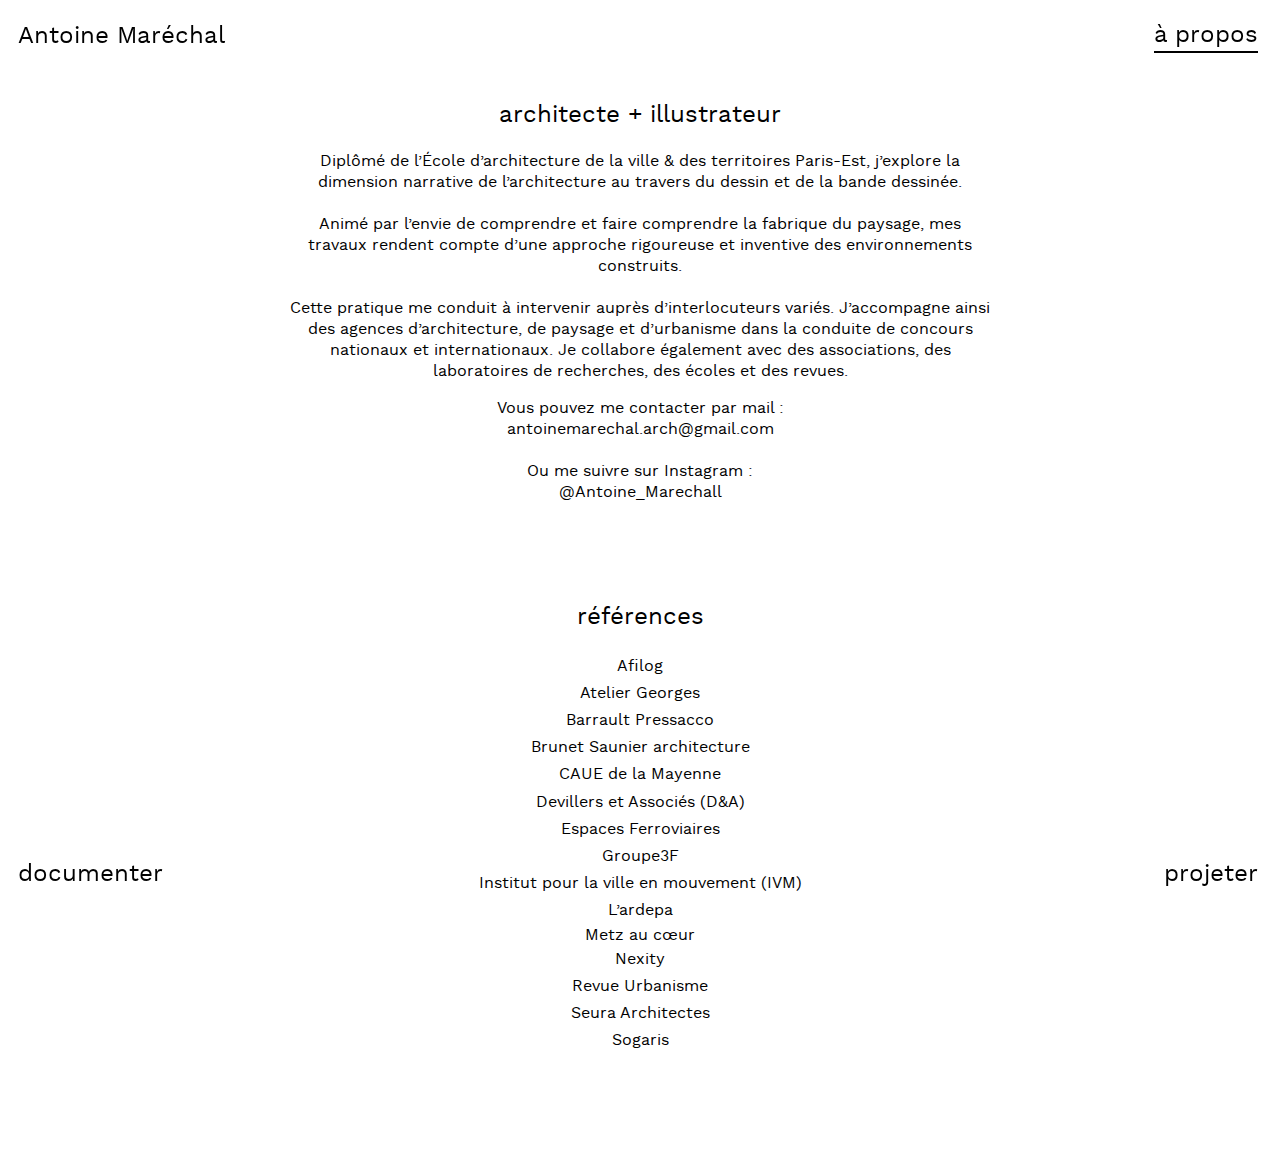
<file: about.html>
<!doctype html>
<html>

	<head>
    <meta charset="utf-8">

    <link rel="stylesheet" href="./style.css" media="screen" charset="utf-8">

		<meta name="viewport" content="width=device-width, initial-scale=1">

    <link rel="icon" href="./images/favicon.png" >
    <title>Antoine Maréchal — à propos</title>

    <meta name="title" content="Antoine Maréchal — architecte + illustrateur : à propos">
    <meta name="description" content="Architecte de formation et illustrateur, basé à Paris. J’explore la dimension narrative de l’architecture à travers le dessin et la bande dessinée." />

    <meta name="twitter:title" content="Antoine Maréchal — architecte + illustrateur : à propos">
    <meta name="twitter:description" content="Architecte de formation et illustrateur, basé à Paris. J’explore la dimension narrative de l’architecture à travers le dessin et la bande dessinée.">

    <meta property="og:title" content="Antoine Maréchal — architecte + illustrateur : à propos">
    <meta property="og:type" content="article">
    <meta property="og:url" content="http://antoinemarechal.fr">
    <meta property="og:description" content="Architecte de formation et illustrateur, basé à Paris. J’explore la dimension narrative de l’architecture à travers le dessin et la bande dessinée.">
    <meta property="og:site_name" content="Antoine Maréchal — architecte + illustrateur : à propos">

    <meta name="Language" content="fr">
    <meta name="Identifier-Url" content="www.antoinemarechal.fr">
    <meta name="rating" content="general">
    <meta name="expires" content="never" >
    <meta name="document-rating" content="Safe for Kids" >
    <meta name="document-distribution" content="Global" >
    <meta name="Robots" content="index, follow, all">
    <meta name="cache-control" content="Public" >
		<meta name="keywords" content="illustration, architecture, illustrateur, dessin, roman, about, infos, à propos, cv, urbanisme, références, clients, graphique, graphisme, archi, architecte, documents, récits, indepéndant, freelance, agence, croquis, carnet, narration, paysage, ville, bd, bande, dessinée, Paris">

  </head>



<header>

<nav class="top">
<a class="left" href="index.html">Antoine Maréchal</a>
<a class="right selected" href="about.html">à propos</a>
</nav>

</header>

<body>

<section class="documents">
	<div  class="texte" style="margin-bottom:105px;">
		<h2>architecte + illustrateur</h2>
		<p>Diplômé de l’École d’architecture de la ville & des territoires Paris-Est, j’explore la dimension narrative de l’architecture au travers du dessin et de la bande dessinée.<br><br>
			Animé par l’envie de comprendre et faire comprendre la fabrique du paysage, mes travaux rendent compte d’une approche rigoureuse et inventive des environnements construits.<br><br>
Cette pratique me conduit à intervenir auprès d’interlocuteurs variés. J’accompagne ainsi des agences d’architecture, de paysage et d’urbanisme dans la conduite de concours nationaux et internationaux. Je collabore également avec des associations, des laboratoires de recherches, des écoles et des revues.</p>
<p>Vous pouvez me contacter par mail :<br> <a href="mailto:antoinemarechal.arch@gmail.com">antoinemarechal.arch@gmail.com</a><br><br>
Ou me suivre sur Instagram :<br><a href="http://www.instagram.com/antoine_marechall">@Antoine_Marechall</a></p><br><br><br>
<h2>références</h2>
<p class="references"><a href="https://www.afilog.org/" target="_blank">Afilog</a><br>
<a href="https://ateliergeorges.fr/" target="_blank">Atelier Georges</a><br>
<a href="https://barraultpressacco.com/" target="_blank">Barrault Pressacco</a><br>
<a href="http://www.brunet-saunier.com/" target="_blank">Brunet Saunier architecture</a><br>
<a href="https://www.caue53.com/" target="_blank">CAUE de la Mayenne</a><br>
<a href="http://www.agencedevillers.com/" target="_blank">Devillers et Associés (D&A)</a><br>
<a href="https://espacesferroviaires.sncf.com/" target="_blank">Espaces Ferroviaires</a><br>
<a href="https://www.groupe3f.fr/" target="_blank">Groupe3F</a><br>
<a href="https://www.ville-en-mouvement.com/" target="_blank">Institut pour la ville en mouvement (IVM)</a><br>
<a href="https://www.lardepa.com/" target="_blank">L’ardepa</a><br>
Metz au cœur<br>
<a href="https://www.nexity.fr/" target="_blank">Nexity</a><br>
<a href="https://www.urbanisme.fr/" target="_blank">Revue Urbanisme</a><br>
<a href="http://www.seura.fr/news/" target="_blank">Seura Architectes</a><br>
<a href="http://www.sogaris.fr/" target="_blank">Sogaris</a></p>
	</div>


</section>



<footer>
  <nav class="bottom">
		<a class="left" href="documenter.html">documenter</a>
  	<a class="right" href="projeter.html">projeter</a>
  </nav>
</footer>








</body>
</html>
</file>
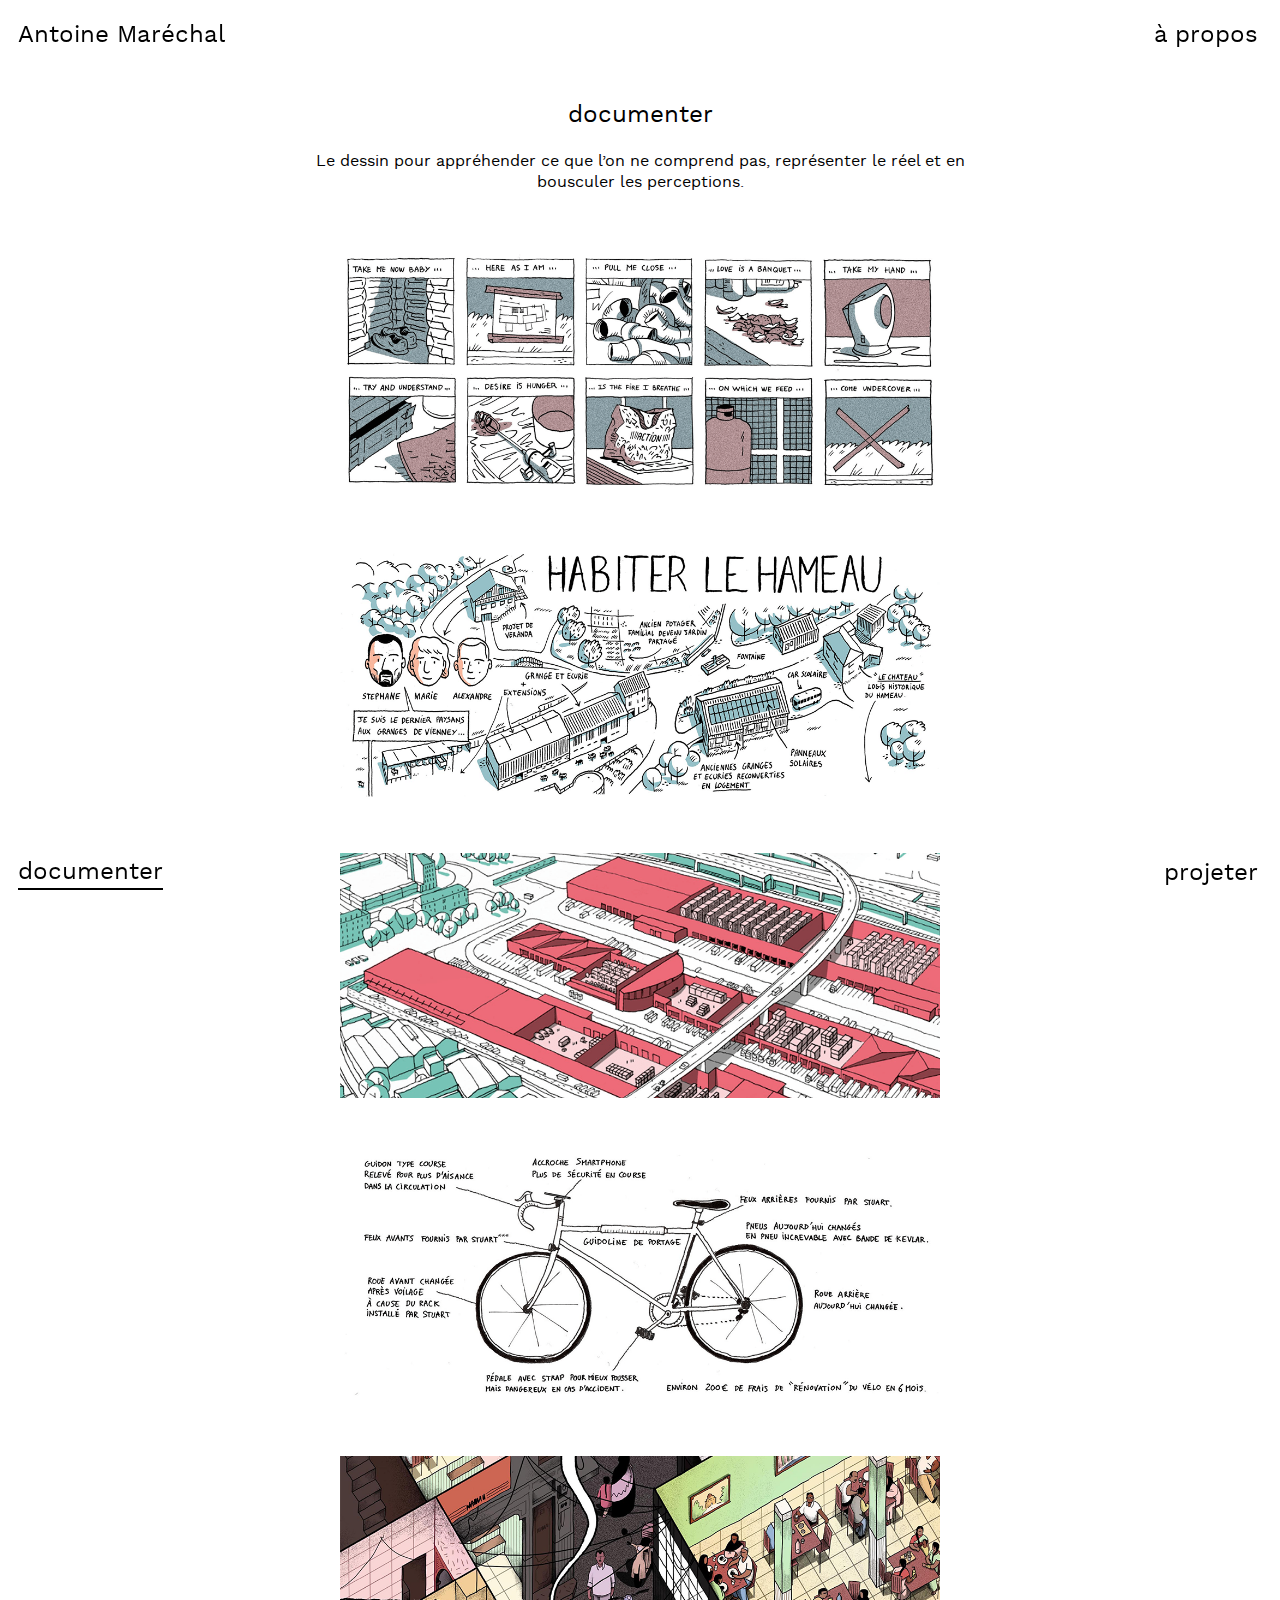
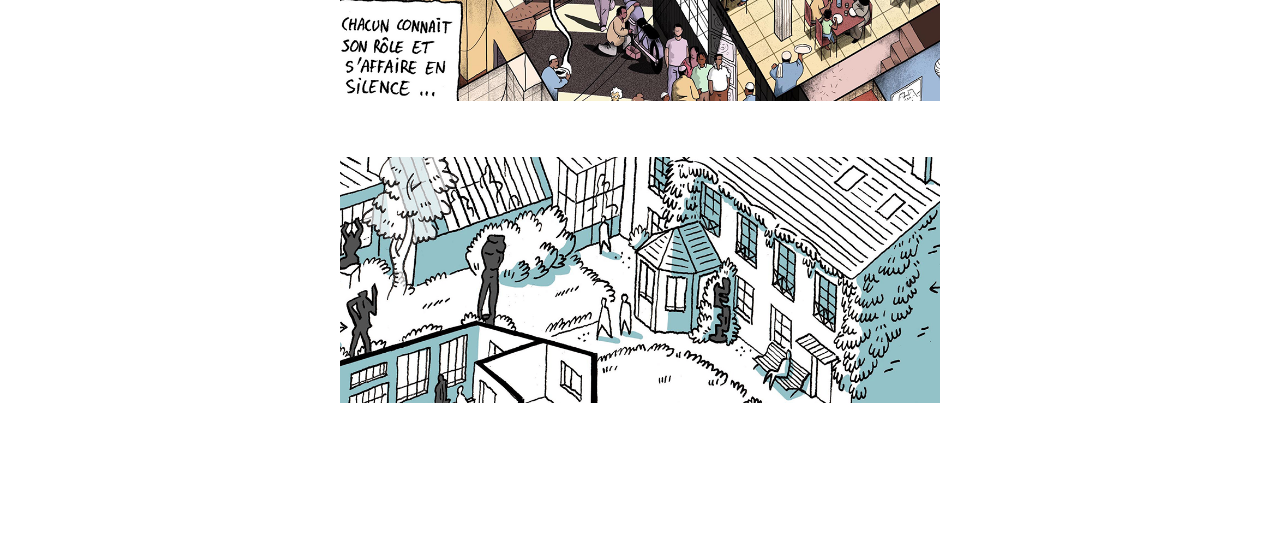
<file: documenter.html>
<!doctype html>
<html>

	<head>
    <meta charset="utf-8">

    <link rel="stylesheet" href="./style.css" media="screen" charset="utf-8">

		<meta name="viewport" content="width=device-width, initial-scale=1">

    <link rel="icon" href="./images/favicon.png" >
    <title>Antoine Maréchal — documenter</title>

    <meta name="title" content="Antoine Maréchal — architecte + illustrateur">
    <meta name="description" content="J’explore la dimension narrative de l’architecture à travers le dessin et la bande dessinée : j'accompagner et je documente les projets." />

    <meta name="twitter:title" content="Antoine Maréchal — architecte + illustrateur">
    <meta name="twitter:description" content="J’explore la dimension narrative de l’architecture à travers le dessin et la bande dessinée : j'accompagner et je documente les projets.">

    <meta property="og:title" content="Antoine Maréchal — architecte + illustrateur">
    <meta property="og:type" content="article">
    <meta property="og:url" content="http://antoinemarechal.fr">
    <meta property="og:description" content="J’explore la dimension narrative de l’architecture à travers le dessin et la bande dessinée : j'accompagner et je documente les projets.">
    <meta property="og:site_name" content="Antoine Maréchal — architecte + illustrateur">

    <meta name="Language" content="fr">
    <meta name="Identifier-Url" content="www.antoinemarechal.fr">
    <meta name="rating" content="general">
    <meta name="expires" content="never" >
    <meta name="document-rating" content="Safe for Kids" >
    <meta name="document-distribution" content="Global" >
    <meta name="Robots" content="index, follow, all">
    <meta name="cache-control" content="Public" >
		<meta name="keywords" content="illustration, architecture, illustrateur, dessin, roman, graphique, documenter, dessiner, illustrer, graphisme, archi, architecte, documents, récits, indepéndant, freelance, agence, croquis, carnet, narration, paysage, ville, bd, bande, dessinée, Paris">

  </head>



<header>

<nav class="top">
<a class="left" href="index.html">Antoine Maréchal</a>
<a class="right" href="about.html">à propos</a>
</nav>

</header>

<body>

<section class="documents">
	<div  class="texte">
		<h2>documenter</h2>
		<p>Le dessin pour appréhender ce que l’on ne comprend pas, représenter le réel et en bousculer les perceptions. </p>
	</div>


	<div class="sommaire">

		<div class="zoom"><a href="./documenter/laval.html"><img src="./documenter/images/01/antoine_marechal_laval_0.png" alt=""></a></div>
		<div class="zoom"><a href="./documenter/hameau.html"><img src="./documenter/images/02/antoine_marechal_hameau_0.png" alt=""></a></div>
		<div class="zoom"><a href="./documenter/toureurope.html"><img src="./documenter/images/03/antoine_marechal_toureurope_0.png" alt=""></a></div>
				<div class="zoom"><a href="./documenter/livreurs.html"><img src="./documenter/images/04/antoine_marechal_livreurs_0.png" alt=""></a></div>
		<div class="zoom"><a href="./documenter/karims.html"><img src="./documenter/images/05/antoine_marechal_karims_0.png" alt=""></a></div>
		<div class="zoom"style="margin-bottom:150px;"><a href="./documenter/zadkine.html"><img src="./documenter/images/06/antoine_marechal_zadkine_0.png" alt=""></a></div>


	</div>

</section>



<footer>
  <nav class="bottom">
		<a class="left selected" href="documenter.html">documenter</a>
  	<a class="right" href="projeter.html">projeter</a>
  </nav>
</footer>








</body>
</html>
</file>
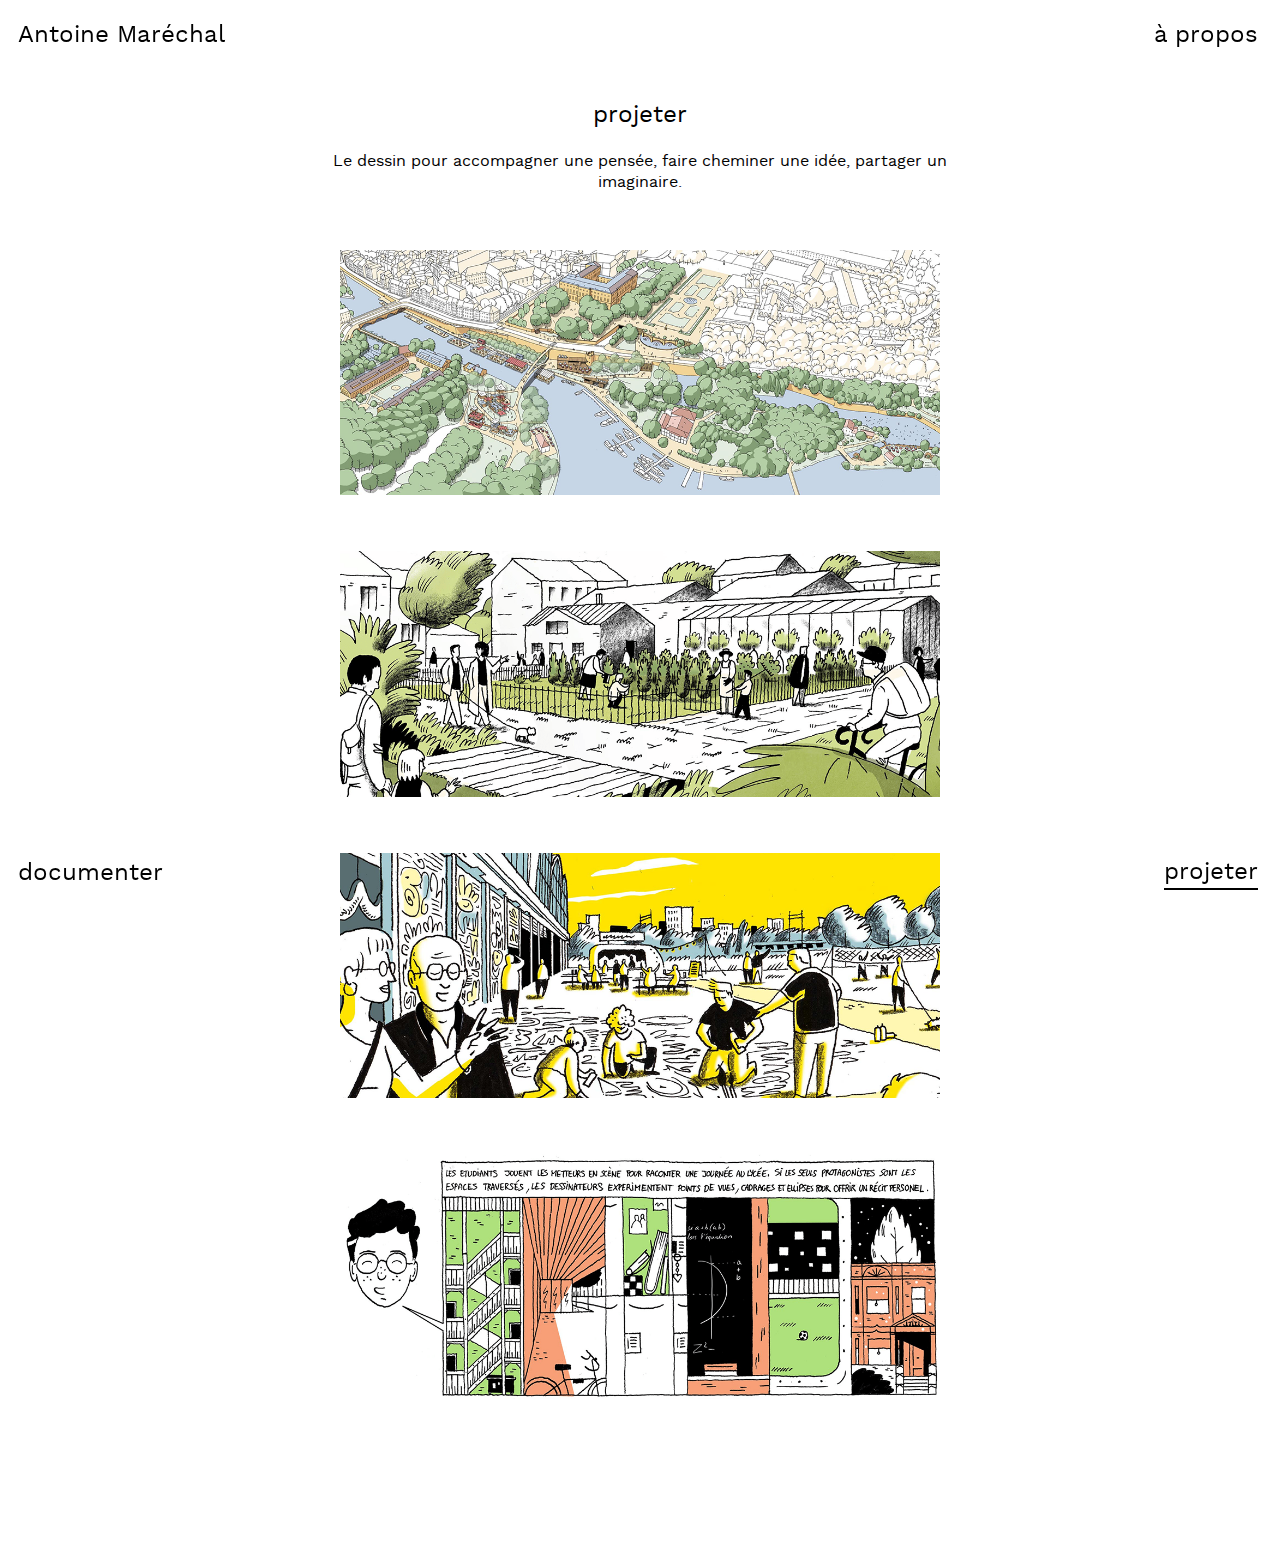
<file: projeter.html>
<!doctype html>
<html>

	<head>
    <meta charset="utf-8">

    <link rel="stylesheet" href="./style.css" media="screen" charset="utf-8">

		<meta name="viewport" content="width=device-width, initial-scale=1">

    <link rel="icon" href="./images/favicon.png" >
    <title>Antoine Maréchal — projeter</title>

    <meta name="title" content="Antoine Maréchal — architecte + illustrateur">
    <meta name="description" content="J’explore la dimension narrative de l’architecture à travers le dessin et la bande dessinée : j'accompagne dans la conception et la projection" />

    <meta name="twitter:title" content="Antoine Maréchal — architecte + illustrateur">
    <meta name="twitter:description" content="J’explore la dimension narrative de l’architecture à travers le dessin et la bande dessinée : j'accompagne dans la conception et la projection">

    <meta property="og:title" content="Antoine Maréchal — architecte + illustrateur">
    <meta property="og:type" content="article">
    <meta property="og:url" content="http://antoinemarechal.fr">
    <meta property="og:description" content="J’explore la dimension narrative de l’architecture à travers le dessin et la bande dessinée : j'accompagne dans la conception et la projection">
    <meta property="og:site_name" content="Antoine Maréchal — architecte + illustrateur">

    <meta name="Language" content="fr">
    <meta name="Identifier-Url" content="www.antoinemarechal.fr">
    <meta name="rating" content="general">
    <meta name="expires" content="never" >
    <meta name="document-rating" content="Safe for Kids" >
    <meta name="document-distribution" content="Global" >
    <meta name="Robots" content="index, follow, all">
    <meta name="cache-control" content="Public" >
		<meta name="keywords" content="illustration, architecture, illustrateur, dessin, roman, graphique, projeter, concevoir, accompagner, dessiner, urbanisme, graphisme, archi, architecte, documents, récits, indepéndant, freelance, agence, croquis, carnet, narration, paysage, ville, bd, bande, dessinée, Paris">

  </head>



<header>

<nav class="top">
<a class="left" href="index.html">Antoine Maréchal</a>
<a class="right" href="about.html">à propos</a>
</nav>

</header>

<body>

<section class="documents">
	<div  class="texte">
		<h2>projeter</h2>
		<p>Le dessin pour accompagner une pensée, faire cheminer une idée, partager un imaginaire.  </p>
	</div>


	<div class="sommaire">

		<div class="zoom"><a href="./projeter/metz.html"><img src="./projeter/images/01/antoine_marechal_metz_0.png" alt=""></a></div>
		<div class="zoom"><a href="./projeter/prestgervais.html"><img src="./projeter/images/02/antoine_marechal_prestgervais_0.png" alt=""></a></div>
		<div class="zoom"><a href="./projeter/stdenis.html"><img src="./projeter/images/03/antoine_marechal_stdenis_0.png" alt=""></a></div>
		<div class="zoom"style="margin-bottom:150px;"><a href="./projeter/chicago.html"><img src="./projeter/images/04/antoine_marechal_chicago_0.png" alt=""></a></div>


	</div>

</section>



<footer>
  <nav class="bottom">
		<a class="left" href="documenter.html">documenter</a>
  	<a class="right selected" href="projeter.html">projeter</a>
  </nav>
</footer>








</body>
</html>
</file>
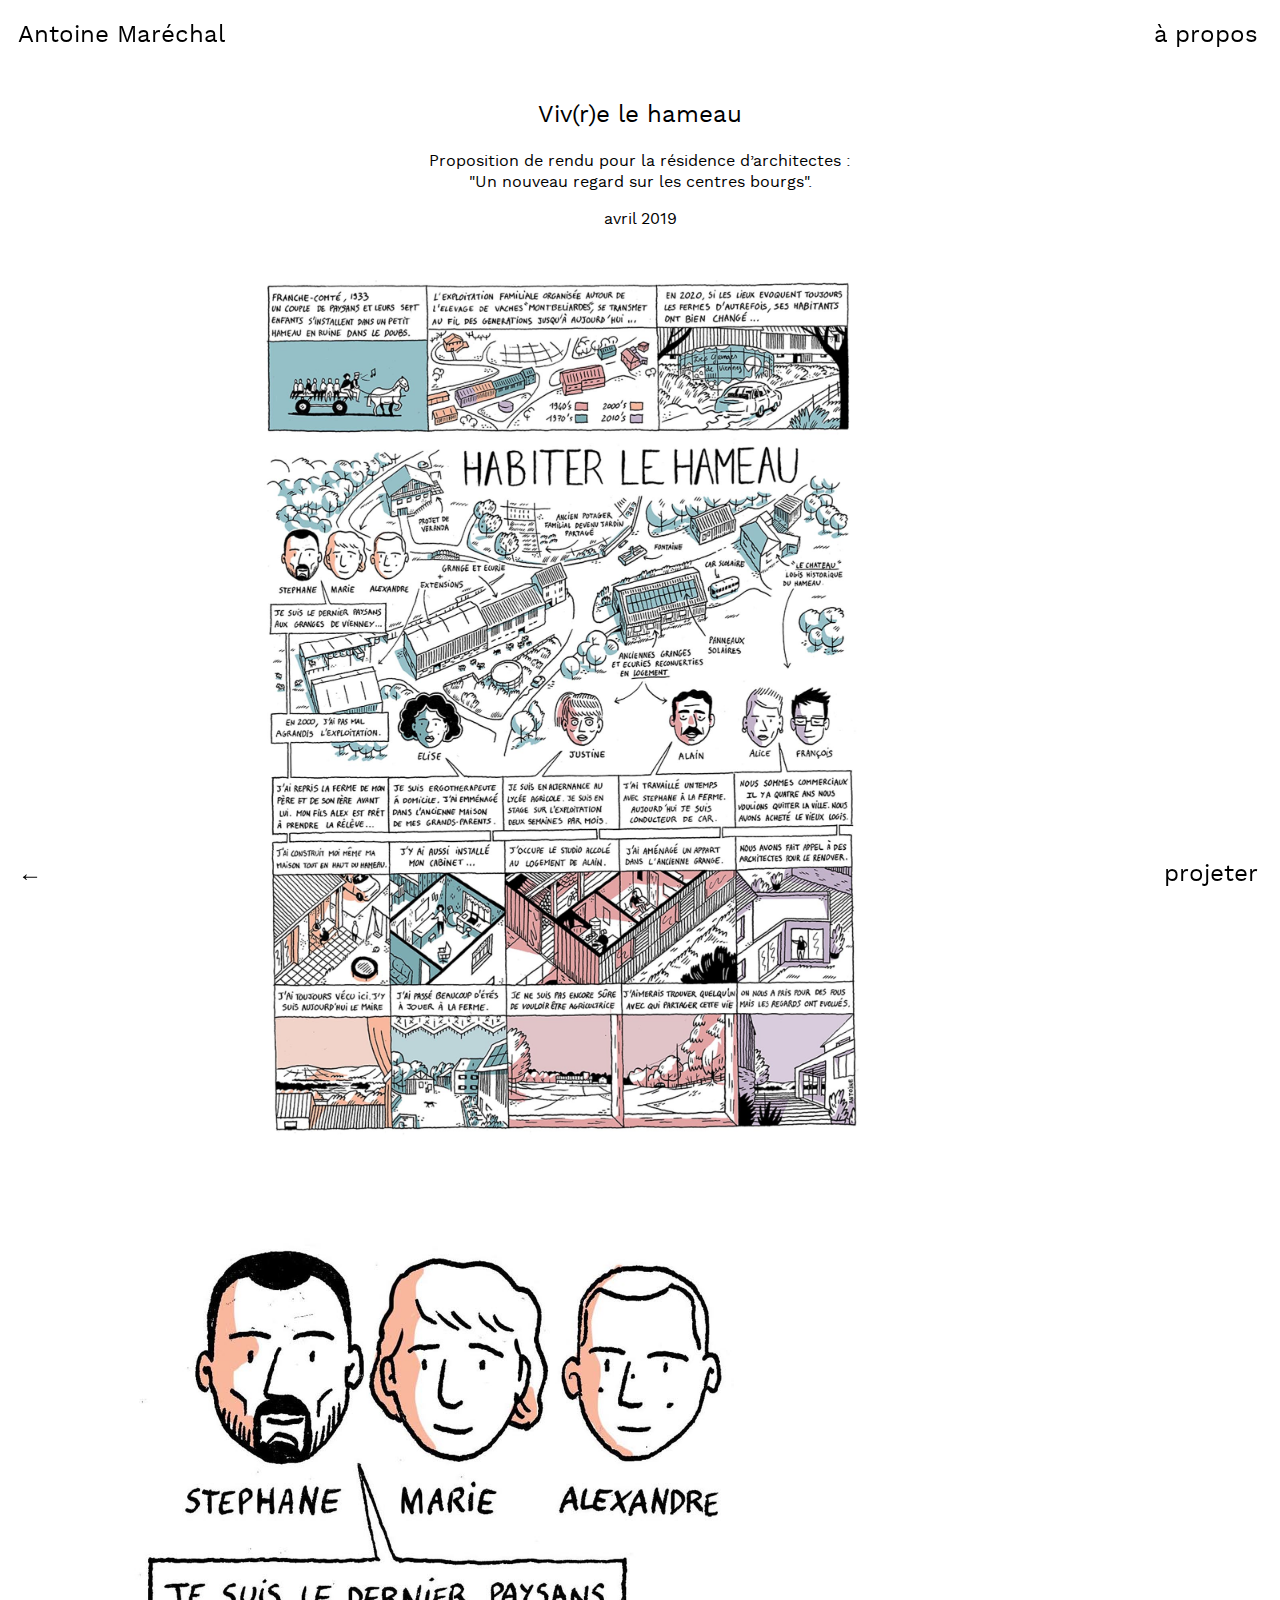
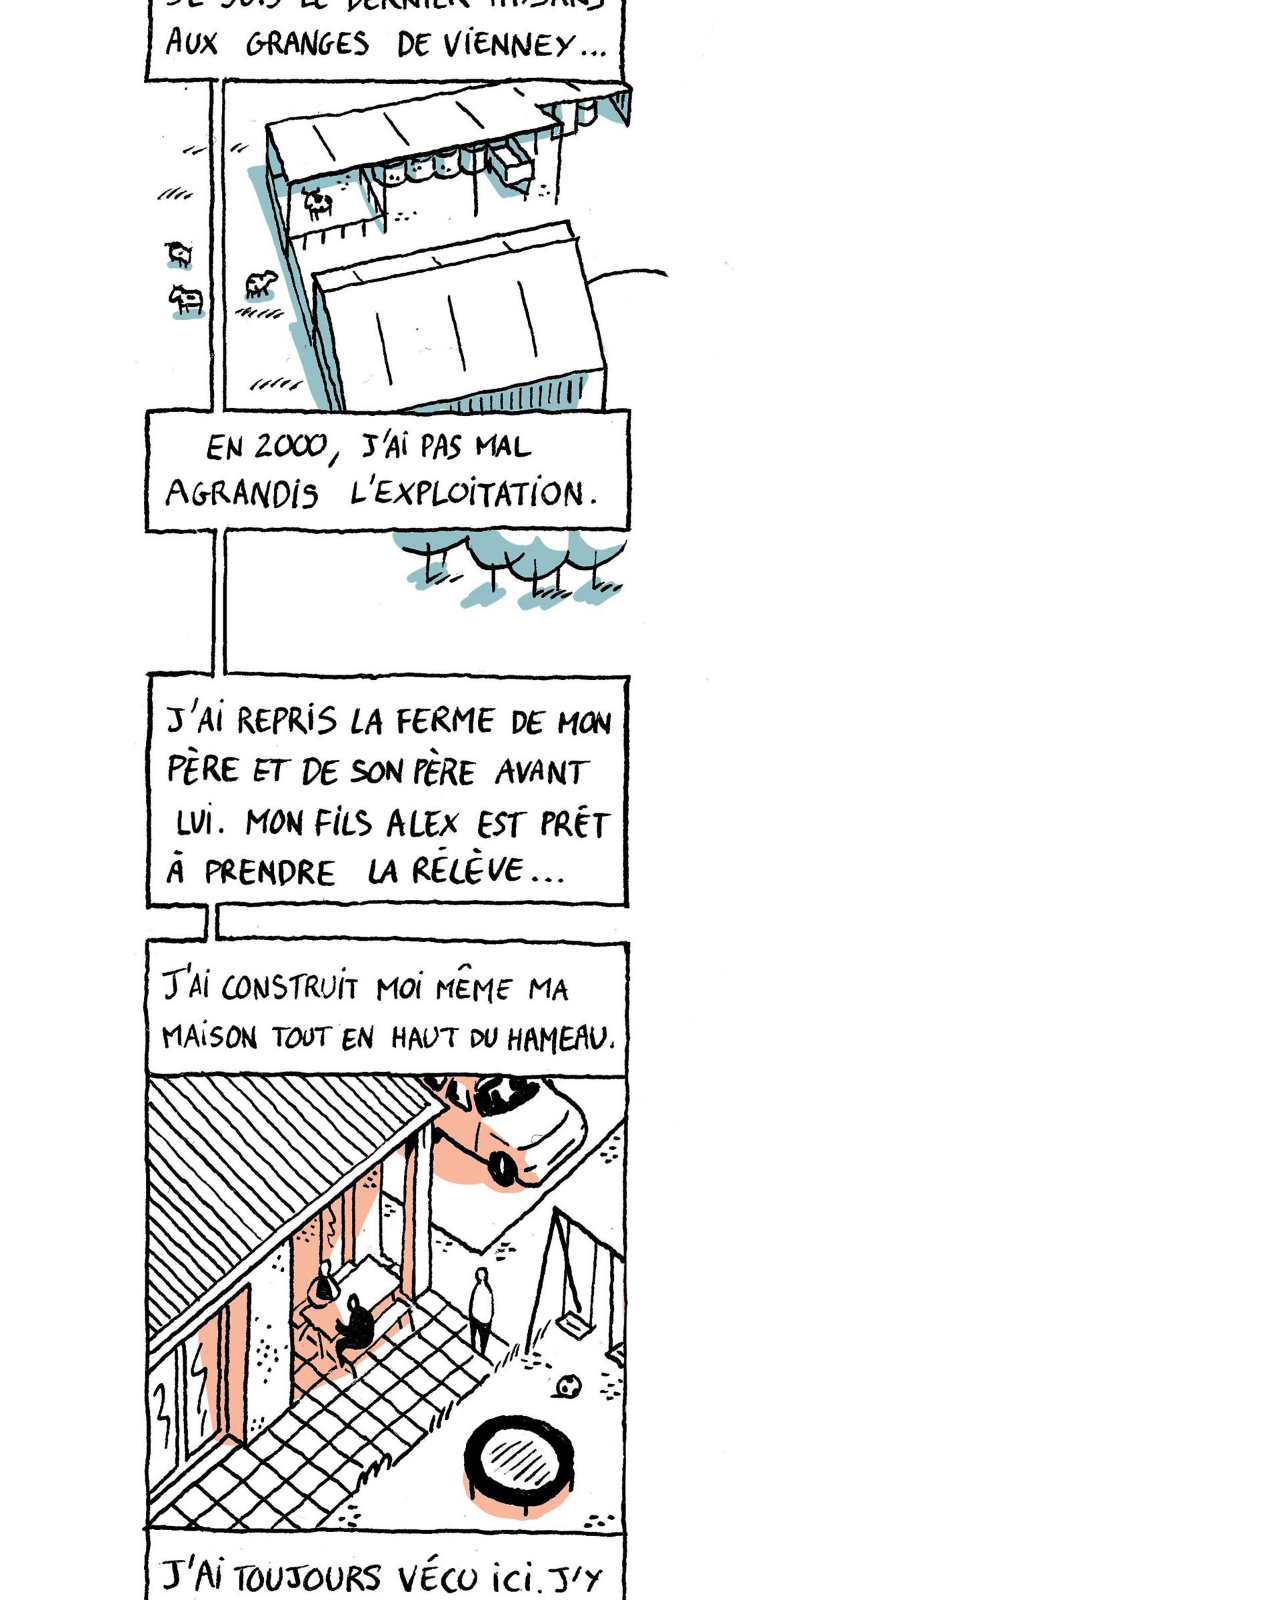
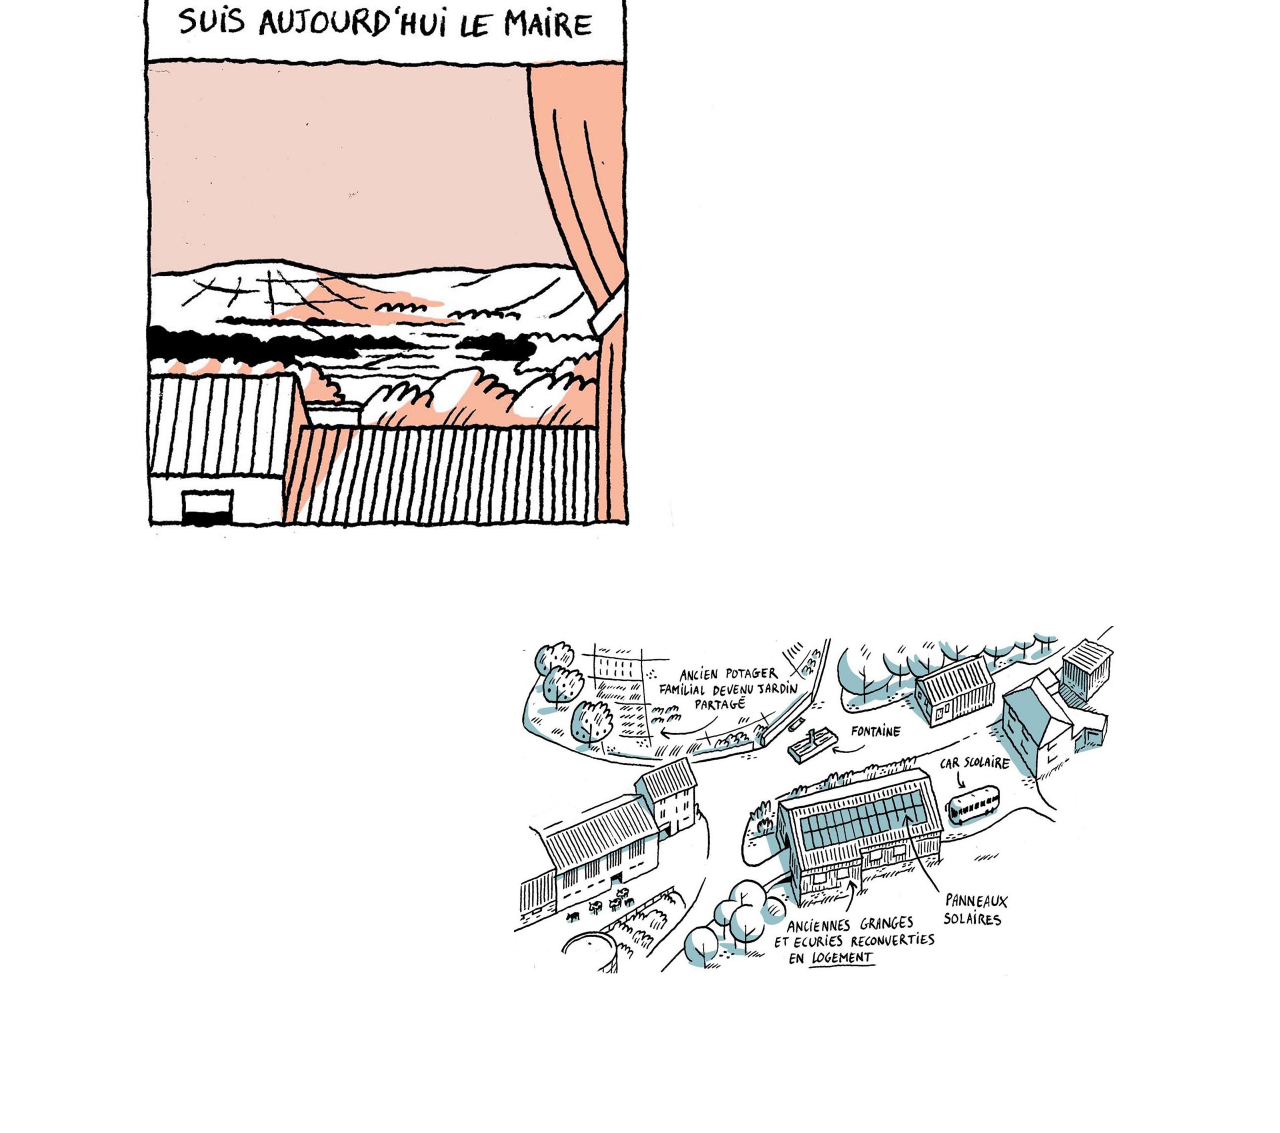
<file: documenter/hameau.html>
<!doctype html>
<html>

	<head>
    <meta charset="utf-8">

    <link rel="stylesheet" href="../style.css" media="screen" charset="utf-8">

		<meta name="viewport" content="width=device-width, initial-scale=1">

    <link rel="icon" href="./images/favicon.png" >
    <title>Antoine Maréchal — Antoine Maréchal — documenter : vivre le hameau</title>

    <meta name="title" content="Antoine Maréchal — architecte + illustrateur">
    <meta name="description" content="J’explore la dimension narrative de l’architecture à travers le dessin et la bande dessinée : documenter le hameau." />

    <meta name="twitter:title" content="Antoine Maréchal — architecte + illustrateur">
    <meta name="twitter:description" content="J’explore la dimension narrative de l’architecture à travers le dessin et la bande dessinée : documenter le hameau.">

    <meta property="og:title" content="Antoine Maréchal — architecte + illustrateur">
    <meta property="og:type" content="article">
    <meta property="og:url" content="http://antoinemarechal.fr">
    <meta property="og:description" content="J’explore la dimension narrative de l’architecture à travers le dessin et la bande dessinée : documenter le hameau.">
    <meta property="og:site_name" content="Antoine Maréchal">

    <meta name="Language" content="fr">
    <meta name="Identifier-Url" content="www.antoinemarechal.fr">
    <meta name="rating" content="general">
    <meta name="expires" content="never" >
    <meta name="document-rating" content="Safe for Kids" >
    <meta name="document-distribution" content="Global" >
    <meta name="Robots" content="index, follow, all">
    <meta name="cache-control" content="Public" >
    <meta name="keywords" content="illustration, architecture, illustrateur, dessin, roman, graphique, graphisme, archi, architecte, documents, récits, indepéndant, freelance, agence, croquis, carnet, narration, paysage, ville, bd, bande, dessinée, hameau, milieu, rural, résidence, illustrer, concevoir, imaginer, centres, bourgs, Paris">

  </head>



<header>

<nav class="top">
<a class="left" href="../index.html">Antoine Maréchal</a>
<a class="right" href="../about.html">à propos</a>
</nav>

</header>

<body>

<section class="projets">
	<div  class="texte">
		<h2>Viv(r)e le hameau</h2>
		<p>Proposition de rendu pour la résidence d’architectes : <br>"Un nouveau regard sur les centres bourgs".
</p>
    <p>avril 2019</p>
	</div>


	<div class="projet-images">
		<div class="image-1" ><a href="../documenter/images/02/antoine_marechal_hameau_1.jpg" target="_blank"><img src="../documenter/images/02/antoine_marechal_hameau_1.jpg" alt="Proposition de rendu pour la résidence d’architectes : Un nouveau regard sur les centres bourgs par Antoine Maréchal"></a></div>
		<div class="image-2" ><a href="../documenter/images/02/antoine_marechal_hameau_2.jpg" target="_blank"><img src="../documenter/images/02/antoine_marechal_hameau_2.jpg" alt="Proposition de rendu pour la résidence d’architectes : Un nouveau regard sur les centres bourgs par Antoine Maréchal"></a></div>
		<div class="image-3" style="margin-bottom:150px;"><a href="../documenter/images/02/antoine_marechal_hameau_3.jpg" target="_blank"><img  src="../documenter/images/02/antoine_marechal_hameau_3.jpg" alt="Proposition de rendu pour la résidence d’architectes : Un nouveau regard sur les centres bourgs par Antoine Maréchal"></a></div>

	</div>




</section>



<footer>
  <nav class="bottom">
		<a class="left" href="../documenter.html">←</a>
  	<a class="right" href="../projeter.html">projeter</a>
  </nav>
</footer>








</body>
</html>
</file>
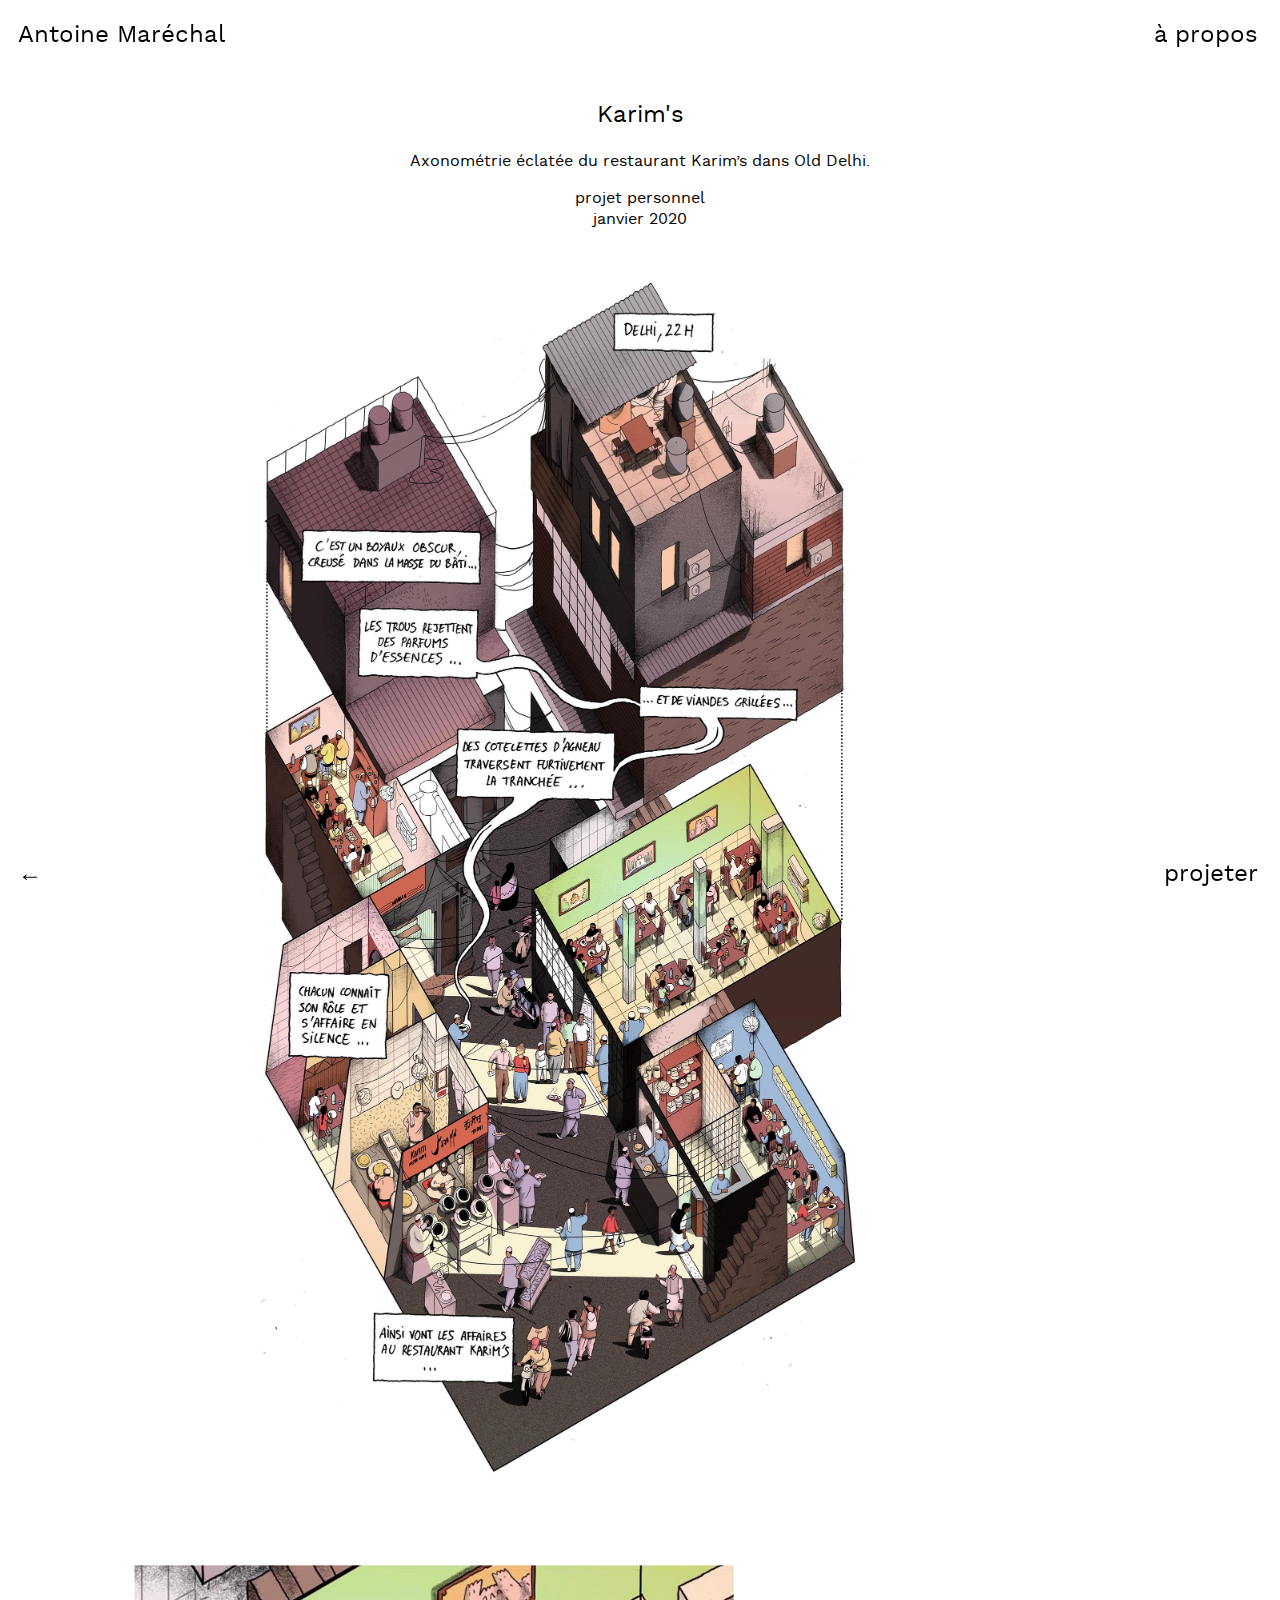
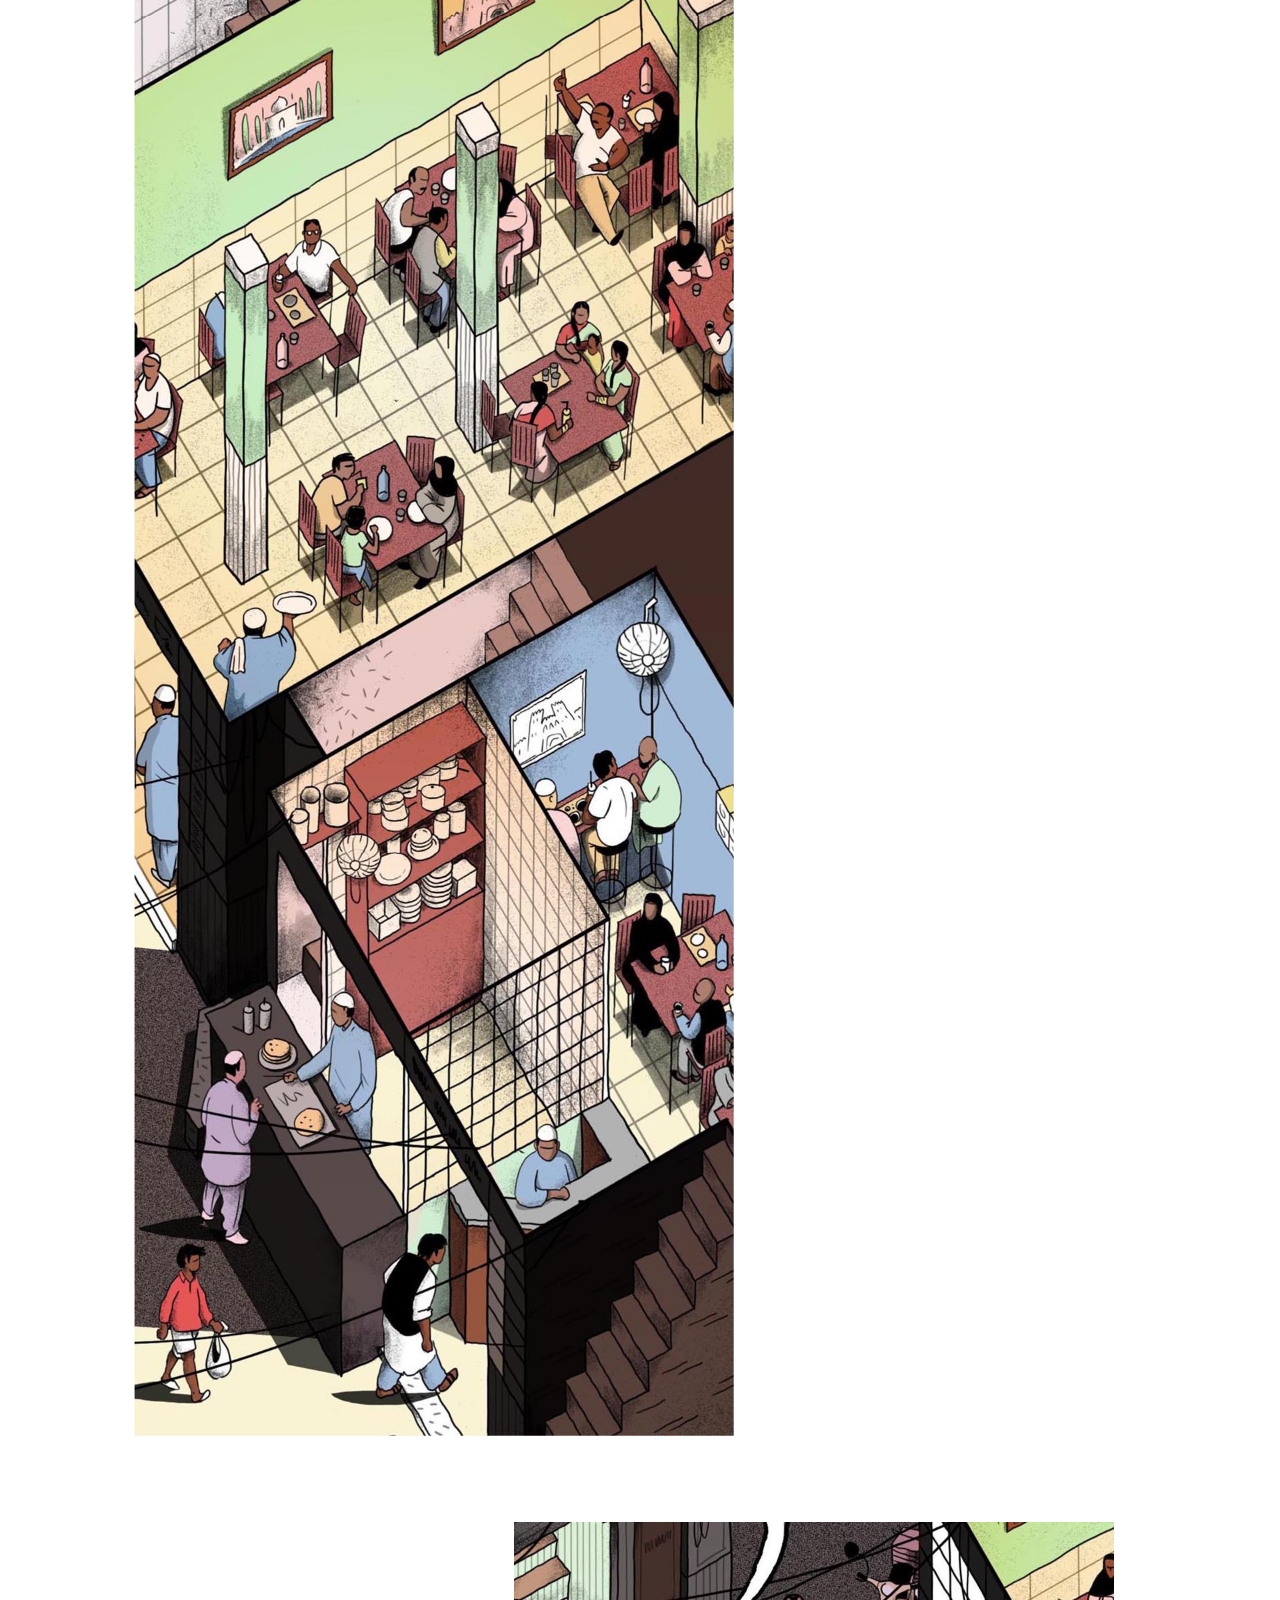
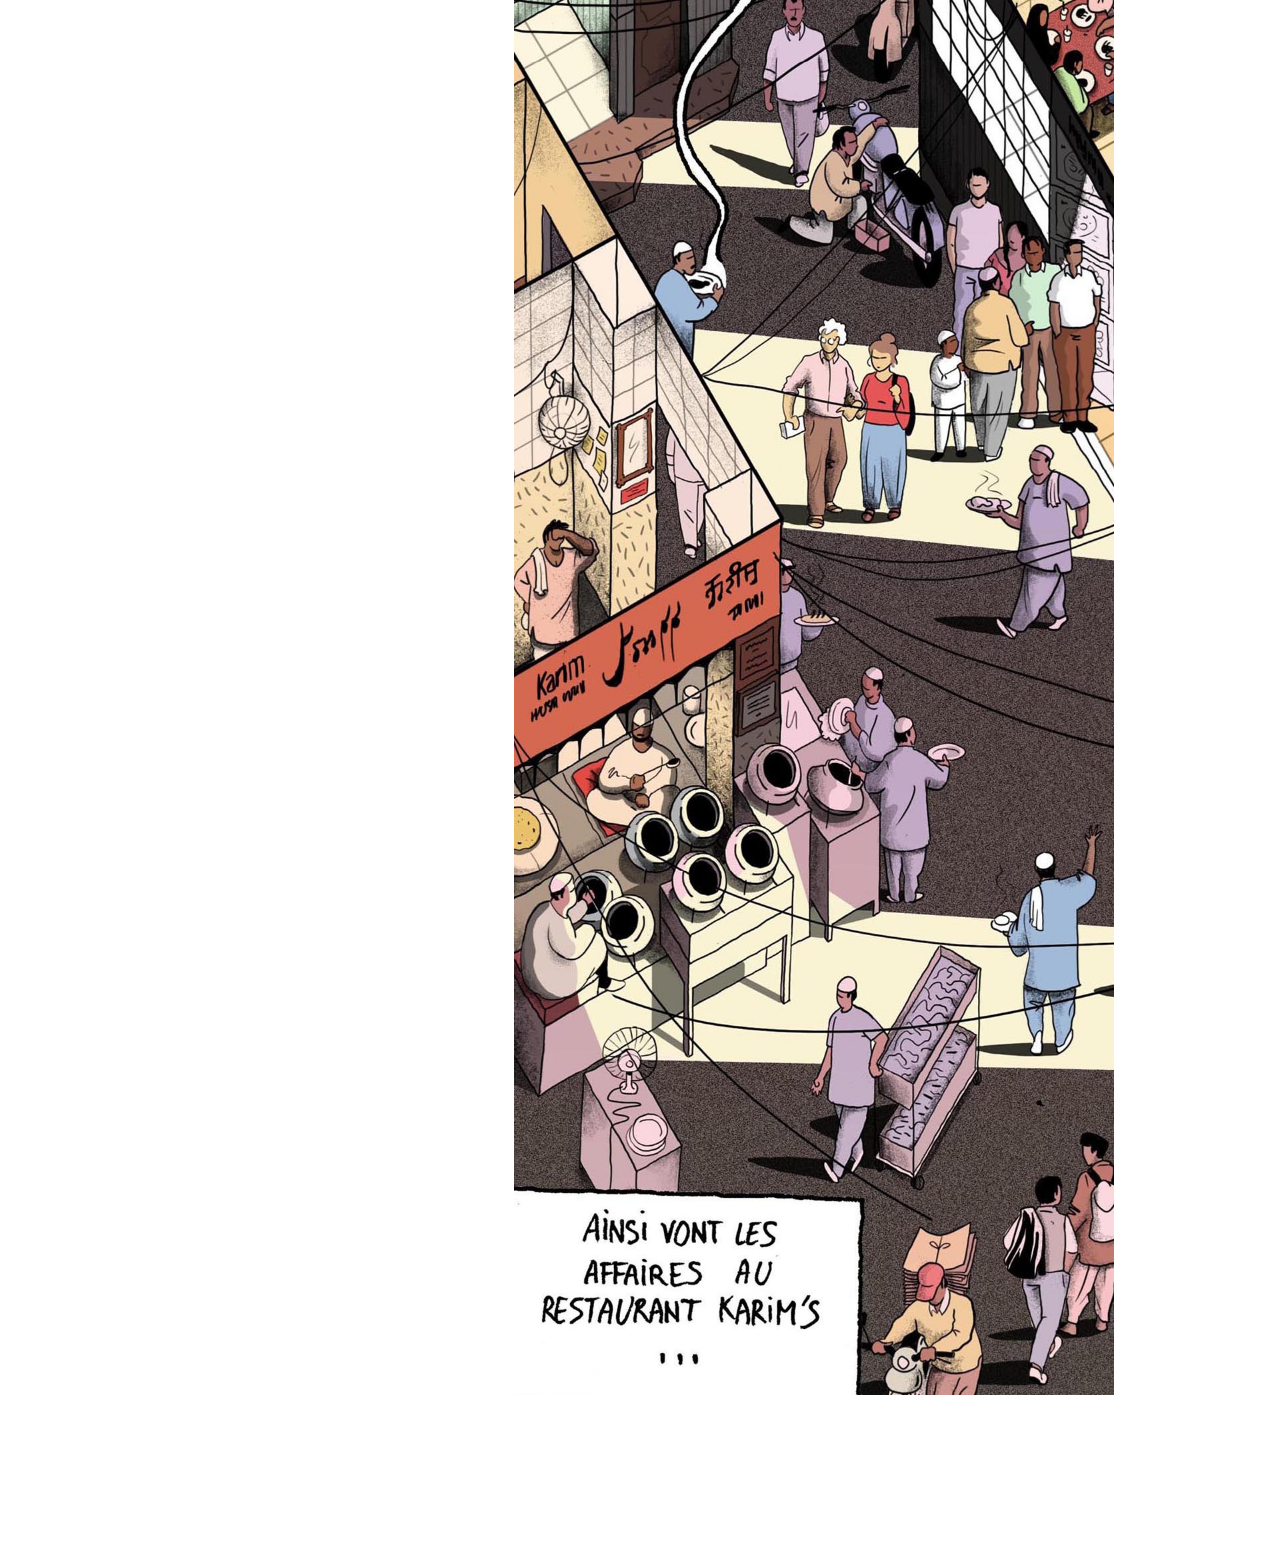
<file: documenter/karims.html>
<!doctype html>
<html>

	<head>
    <meta charset="utf-8">

    <link rel="stylesheet" href="../style.css" media="screen" charset="utf-8">

		<meta name="viewport" content="width=device-width, initial-scale=1">

    <link rel="icon" href="./images/favicon.png" >
    <title>Antoine Maréchal — documenter : Karim's</title>

    <meta name="title" content="Antoine Maréchal — architecte + illustrateur">
    <meta name="description" content="J’explore la dimension narrative de l’architecture à travers le dessin et la bande dessinée : documenter le restaurant Karim's." />

    <meta name="twitter:title" content="Antoine Maréchal — architecte + illustrateur">
    <meta name="twitter:description" content="J’explore la dimension narrative de l’architecture à travers le dessin et la bande dessinée : documenter le restaurant Karim's.">

    <meta property="og:title" content="Antoine Maréchal — architecte + illustrateur">
    <meta property="og:type" content="article">
    <meta property="og:url" content="http://antoinemarechal.fr">
    <meta property="og:description" content="J’explore la dimension narrative de l’architecture à travers le dessin et la bande dessinée : documenter le restaurant Karim's.">
    <meta property="og:site_name" content="Antoine Maréchal — architecte + illustrateur">

    <meta name="Language" content="fr">
    <meta name="Identifier-Url" content="www.antoinemarechal.fr">
    <meta name="rating" content="general">
    <meta name="expires" content="never" >
    <meta name="document-rating" content="Safe for Kids" >
    <meta name="document-distribution" content="Global" >
    <meta name="Robots" content="index, follow, all">
    <meta name="cache-control" content="Public" >
    <meta name="keywords" content="illustration, architecture, illustrateur, dessin, roman, graphique, graphisme, archi, architecte, documents, récits, indepéndant, freelance, agence, croquis, carnet, narration, paysage, ville, bd, bande, Delhi, restaurant, commande, dessinée, Paris">

  </head>



<header>

<nav class="top">
<a class="left" href="../index.html">Antoine Maréchal</a>
<a class="right" href="../about.html">à propos</a>
</nav>

</header>

<body>

<section class="projets">
	<div  class="texte">
		<h2>Karim's</h2>
		<p>Axonométrie éclatée du restaurant Karim’s dans Old Delhi.
</p>
    <p>projet personnel<br>janvier 2020</p>
	</div>


	<div class="projet-images">
		<div class="image-1" ><a href="../documenter/images/05/antoine_marechal_karims_1.jpg" target="_blank"><img src="../documenter/images/05/antoine_marechal_karims_1.jpg" alt="Axonométrie éclatée du restaurant Karim’s dans Old Delhi par Antoine Maréchal"></a></div>
		<div class="image-2"><a href="../documenter/images/05/antoine_marechal_karims_2.jpg" target="_blank"><img src="../documenter/images/05/antoine_marechal_karims_2.jpg" alt="Axonométrie éclatée du restaurant Karim’s dans Old Delhi par Antoine Maréchal"></a></div>
		<div class="image-3" style="margin-bottom:150px;"><a href="../documenter/images/05/antoine_marechal_karims_3.jpg" target="_blank"><img  src="../documenter/images/05/antoine_marechal_karims_3.jpg" alt="Axonométrie éclatée du restaurant Karim’s dans Old Delhi par Antoine Maréchal"></a></div>
	</div>




</section>



<footer>
  <nav class="bottom">
		<a class="left" href="../documenter.html">←</a>
  	<a class="right" href="../projeter.html">projeter</a>
  </nav>
</footer>








</body>
</html>
</file>
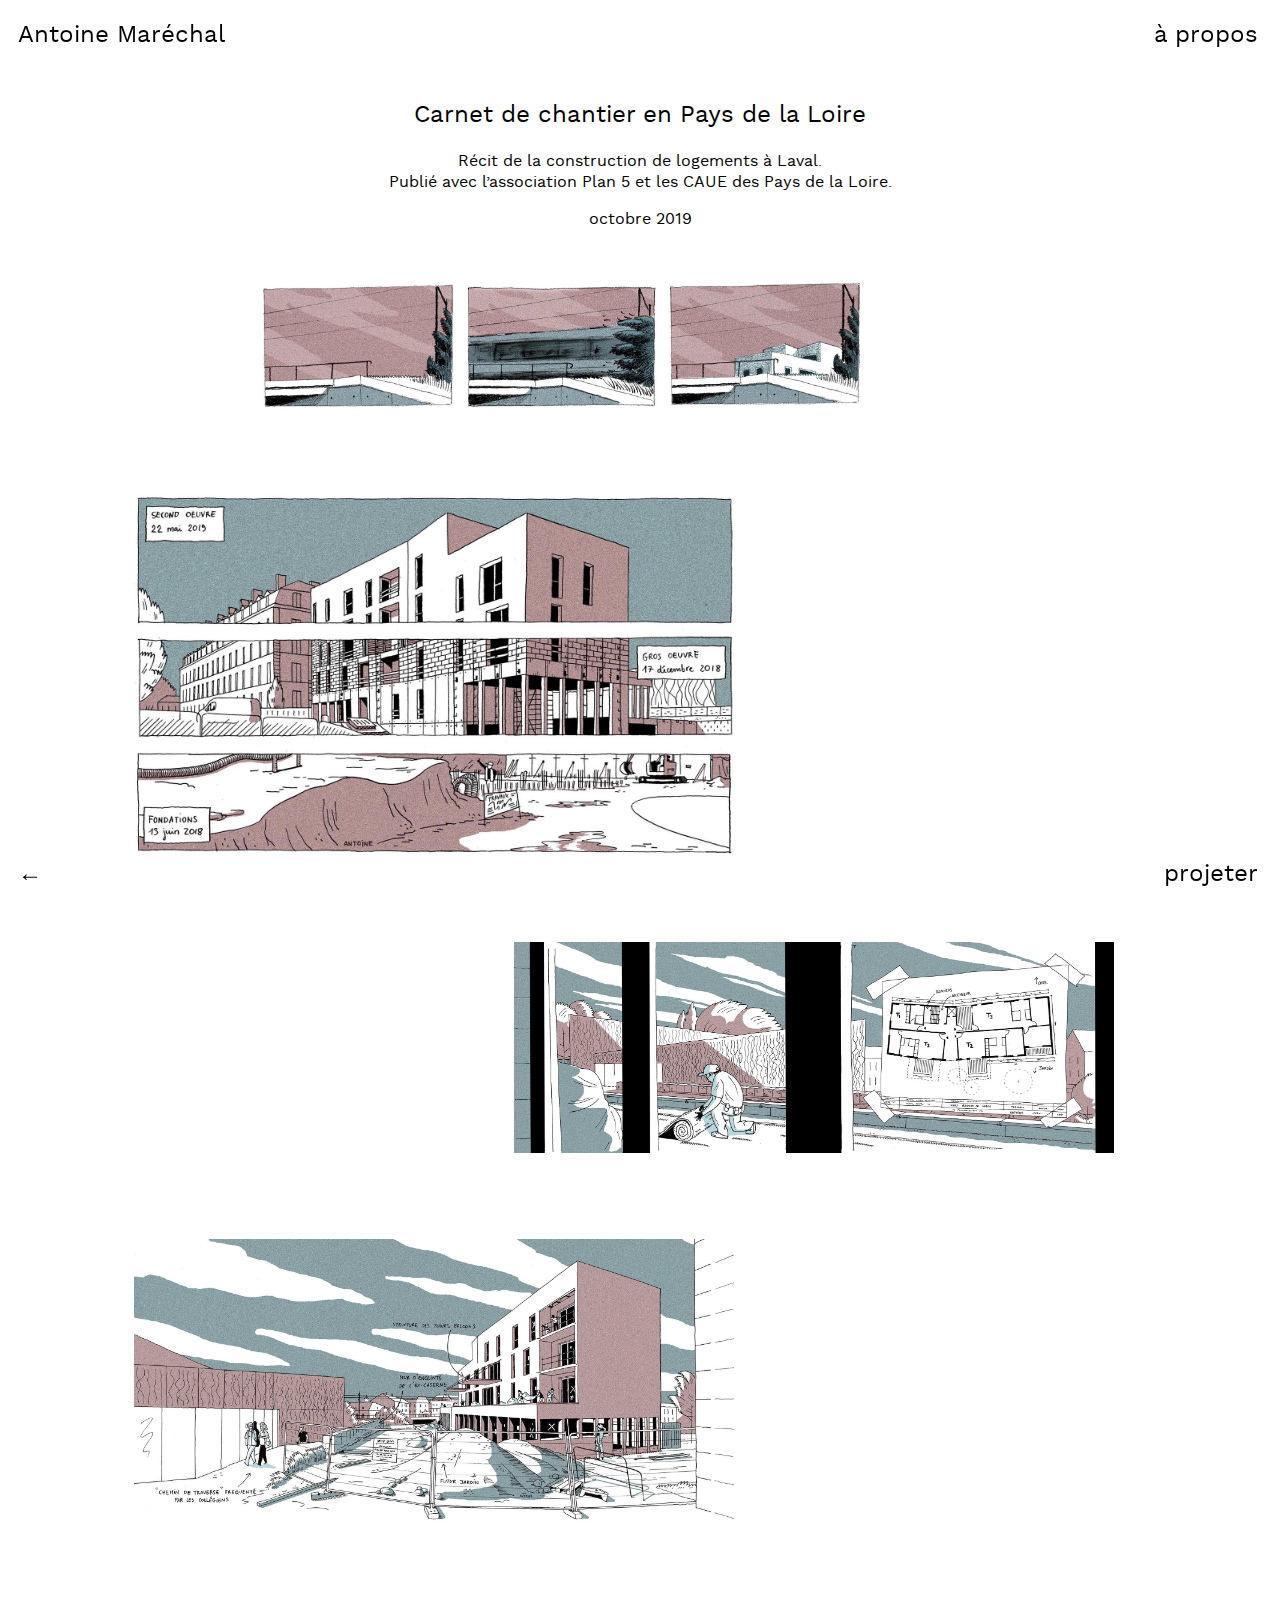
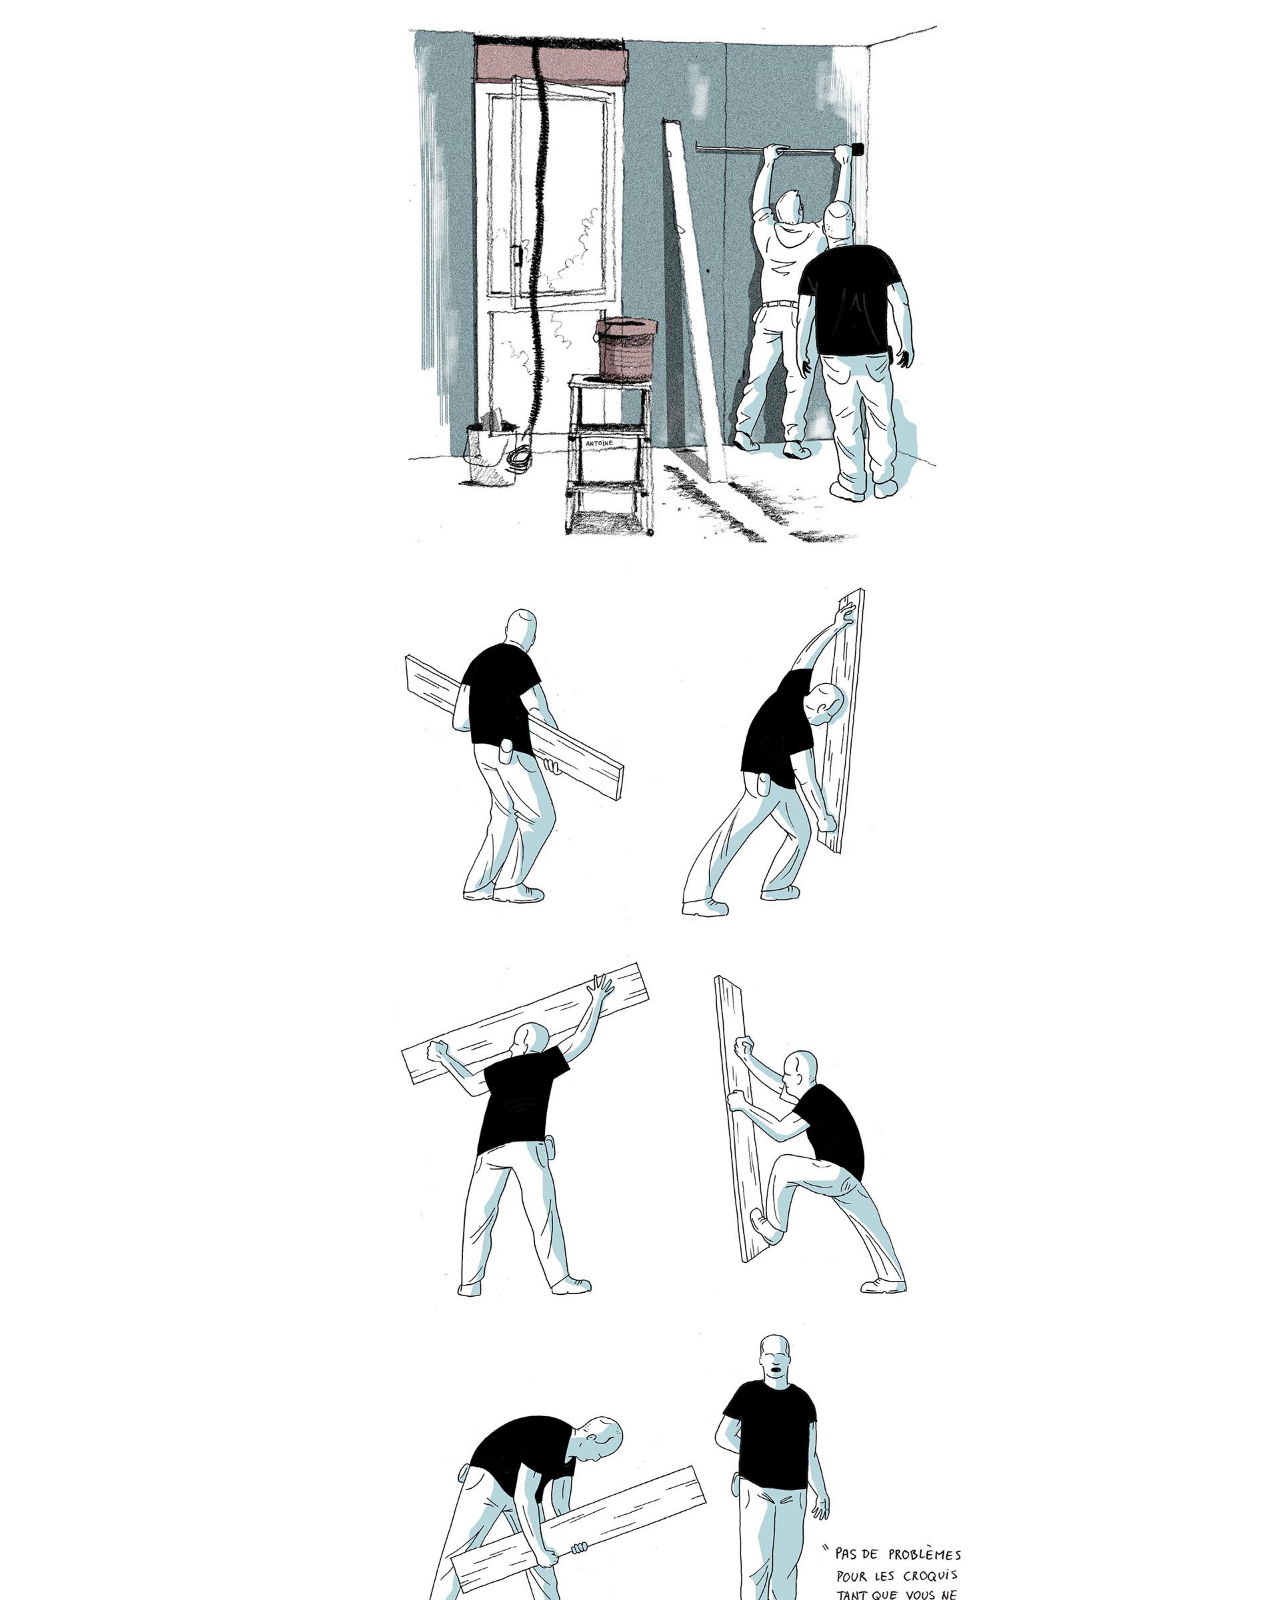
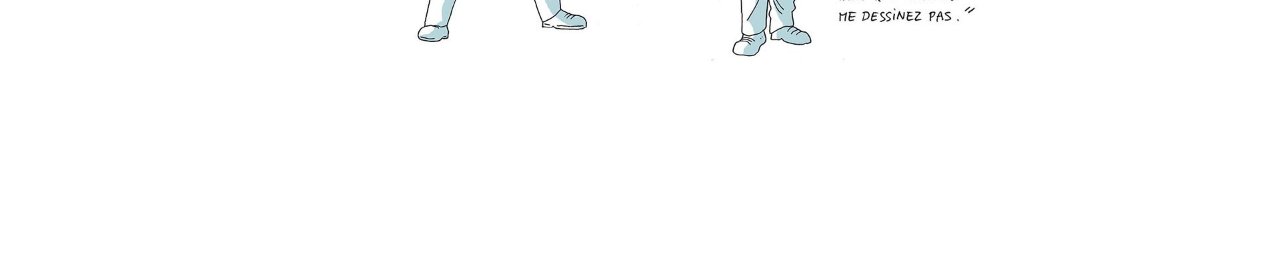
<file: documenter/laval.html>
<!doctype html>
<html>

	<head>
    <meta charset="utf-8">

    <link rel="stylesheet" href="../style.css" media="screen" charset="utf-8">

		<meta name="viewport" content="width=device-width, initial-scale=1">

    <link rel="icon" href="./images/favicon.png" >
    <title>Antoine Maréchal — documenter : carnet de chantier à Laval</title>

    <meta name="title" content="Antoine Maréchal — architecte + illustrateur">
    <meta name="description" content="J’explore la dimension narrative de l’architecture à travers le dessin et la bande dessinée : documenter un chantier à Laval." />

    <meta name="twitter:title" content="Antoine Maréchal — architecte + illustrateur">
    <meta name="twitter:description" content="J’explore la dimension narrative de l’architecture à travers le dessin et la bande dessinée : documenter un chantier à Laval.">

    <meta property="og:title" content="Antoine Maréchal — architecte + illustrateur">
    <meta property="og:type" content="article">
    <meta property="og:url" content="http://antoinemarechal.fr">
    <meta property="og:description" content="J’explore la dimension narrative de l’architecture à travers le dessin et la bande dessinée : documenter un chantier à Laval.">
    <meta property="og:site_name" content="Antoine Maréchal — architecte + illustrateur">

    <meta name="Language" content="fr">
    <meta name="Identifier-Url" content="www.antoinemarechal.fr">
    <meta name="rating" content="general">
    <meta name="expires" content="never" >
    <meta name="document-rating" content="Safe for Kids" >
    <meta name="document-distribution" content="Global" >
    <meta name="Robots" content="index, follow, all">
    <meta name="cache-control" content="Public" >
    <meta name="keywords" content="illustration, architecture, illustrateur, dessin, roman, graphique, graphisme, archi, architecte, documents, récits, indepéndant, freelance, agence, croquis, carnet, narration, paysage, ville, bd, bande, dessinée, Laval, chantier, construction, illustrer, Paris">

  </head>



<header>

<nav class="top">
<a class="left" href="../index.html">Antoine Maréchal</a>
<a class="right" href="../about.html">à propos</a>
</nav>

</header>

<body>

<section class="projets">
	<div  class="texte">
		<h2>Carnet de chantier en Pays de la Loire</h2>
		<p>Récit de la construction de logements à Laval.<br>
Publié avec <a href="http://lardepa.com/accueil-2/plan-5-2/" target="_blank">l’association Plan 5</a> et les CAUE des Pays de la Loire.
</p>
    <p>octobre 2019</p>
	</div>


	<div class="projet-images">
		<div class="image-1"><a href="../documenter/images/01/antoine_marechal_laval_1.jpg" target="_blank"><img src="../documenter/images/01/antoine_marechal_laval_1.jpg" alt="Carnet de Chantier de la construction de logements à Laval par Antoine Maréchal"></a></div>
		<div class="image-2"><a href="../documenter/images/01/antoine_marechal_laval_2.jpg" target="_blank"><img src="../documenter/images/01/antoine_marechal_laval_2.jpg" alt="Carnet de Chantier de la construction de logements à Laval par Antoine Maréchal"></a></div>
		<div class="image-3"><a href="../documenter/images/01/antoine_marechal_laval_3.jpg" target="_blank"><img  src="../documenter/images/01/antoine_marechal_laval_3.jpg" alt="Carnet de Chantier de la construction de logements à Laval par Antoine Maréchal"></a></div>
		<div class="image-4"><a href="../documenter/images/01/antoine_marechal_laval_4.jpg" target="_blank"><img  src="../documenter/images/01/antoine_marechal_laval_4.jpg" alt="Carnet de Chantier de la construction de logements à Laval par Antoine Maréchal"></a></div>
		<div class="image-5" style="margin-bottom:150px;"><a href="../documenter/images/01/antoine_marechal_laval_5.jpg" target="_blank"><img  src="../documenter/images/01/antoine_marechal_laval_5.jpg" alt="Carnet de Chantier de la construction de logements à Laval par Antoine Maréchal"></a></div>

	</div>




</section>



<footer>
  <nav class="bottom">
		<a class="left" href="../documenter.html">←</a>
  	<a class="right" href="../projeter.html">projeter</a>
  </nav>
</footer>








</body>
</html>
</file>
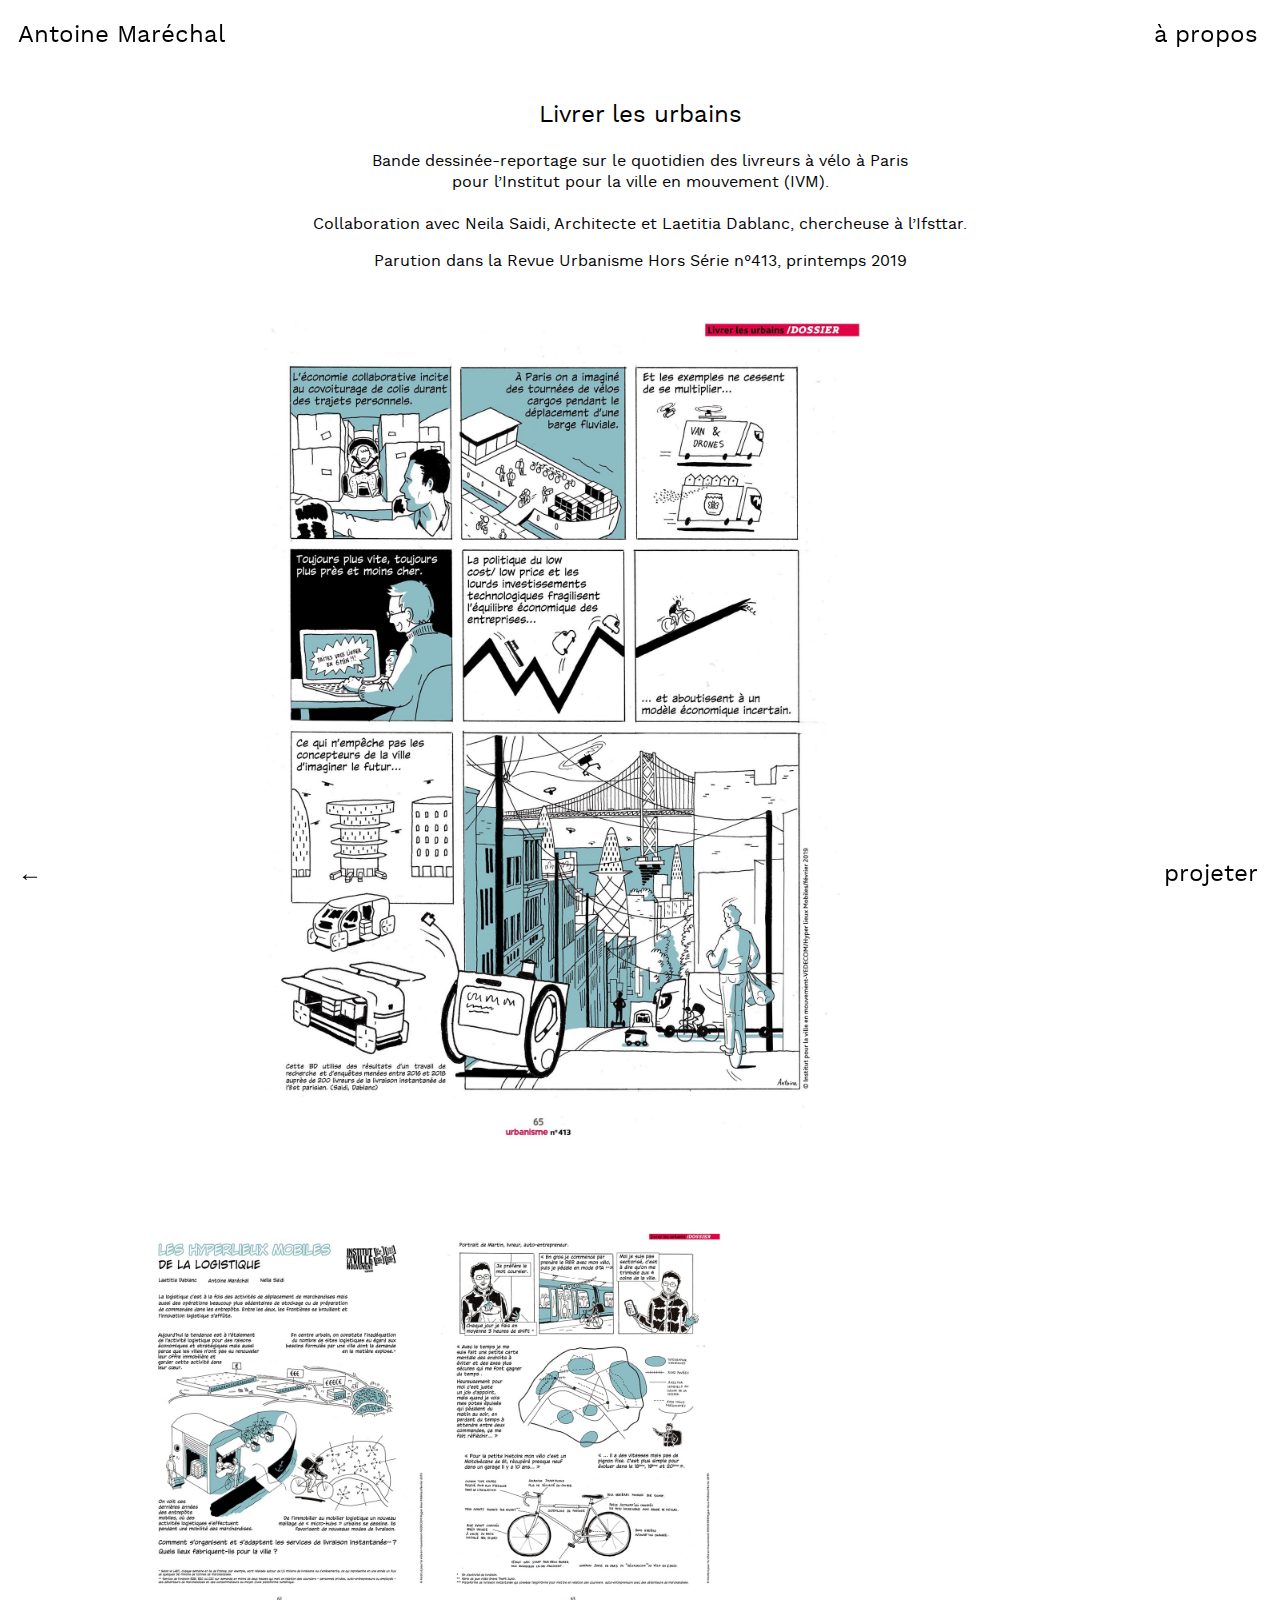
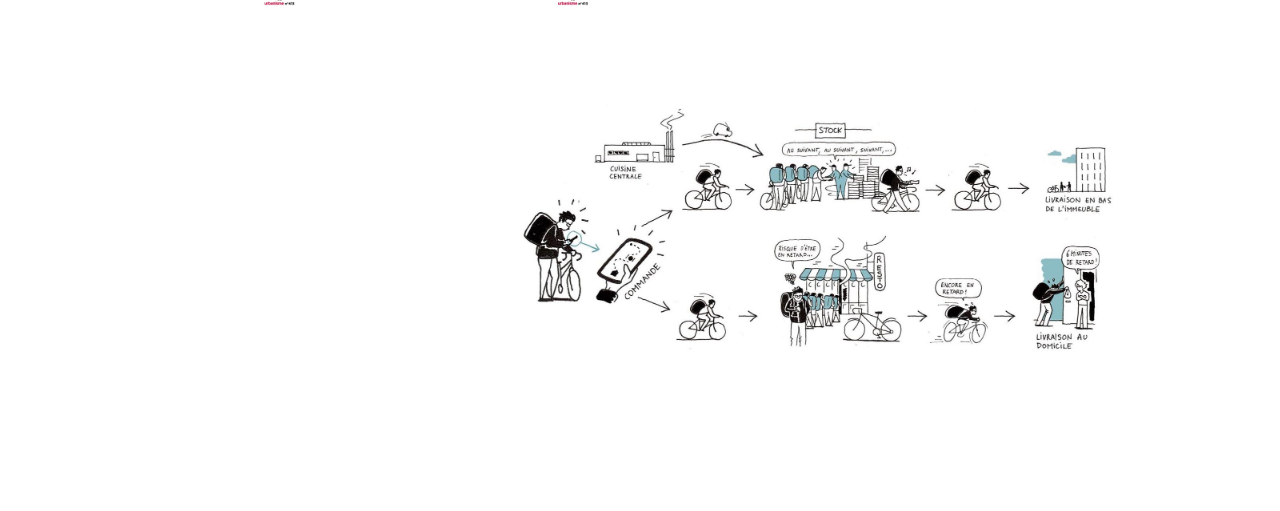
<file: documenter/livreurs.html>
<!doctype html>
<html>

	<head>
    <meta charset="utf-8">

    <link rel="stylesheet" href="../style.css" media="screen" charset="utf-8">

		<meta name="viewport" content="width=device-width, initial-scale=1">

    <link rel="icon" href="./images/favicon.png" >
    <title>Antoine Maréchal — documenter : livrer les urbains</title>

    <meta name="title" content="Antoine Maréchal — architecte + illustrateur">
    <meta name="description" content="J’explore la dimension narrative de l’architecture à travers le dessin et la bande dessinée : documenter la livraison à vélo." />

    <meta name="twitter:title" content="Antoine Maréchal — architecte + illustrateur">
    <meta name="twitter:description" content="J’explore la dimension narrative de l’architecture à travers le dessin et la bande dessinée : documenter la livraison à vélo.">

    <meta property="og:title" content="Antoine Maréchal — architecte + illustrateur">
    <meta property="og:type" content="article">
    <meta property="og:url" content="http://antoinemarechal.fr">
    <meta property="og:description" content="J’explore la dimension narrative de l’architecture à travers le dessin et la bande dessinée : documenter la livraison à vélo.">
    <meta property="og:site_name" content="Antoine Maréchal — architecte + illustrateur">

    <meta name="Language" content="fr">
    <meta name="Identifier-Url" content="www.antoinemarechal.fr">
    <meta name="rating" content="general">
    <meta name="expires" content="never" >
    <meta name="document-rating" content="Safe for Kids" >
    <meta name="document-distribution" content="Global" >
    <meta name="Robots" content="index, follow, all">
    <meta name="cache-control" content="Public" >
    <meta name="keywords" content="illustration, architecture, illustrateur, dessin, roman, graphique, graphisme, archi, architecte, documents, récits, indepéndant, freelance, agence, croquis, carnet, narration, paysage, ville, bd, bande, dessinée, livrer, urbains, Institut, Paris">

  </head>



<header>

<nav class="top">
<a class="left" href="../index.html">Antoine Maréchal</a>
<a class="right" href="../about.html">à propos</a>
</nav>

</header>

<body>

<section class="projets">
	<div  class="texte">
		<h2>Livrer les urbains</h2>
		<p>Bande dessinée-reportage sur le quotidien des livreurs à vélo à Paris<br> pour <a href="https://www.ville-en-mouvement.com/" target="_blank">l’Institut pour la ville en mouvement (IVM)</a>.<br><br>
Collaboration avec Neila Saidi, Architecte et Laetitia Dablanc, chercheuse à l’Ifsttar.


</p>
    <p>Parution dans la <a href="https://www.urbanisme.fr/" target="_blank">Revue Urbanisme</a> Hors Série n°413, printemps 2019</p>
	</div>


	<div class="projet-images">
		<div class="image-1" ><a href="../documenter/images/04/antoine_marechal_livreurs_1.jpg" target="_blank"><img src="../documenter/images/04/antoine_marechal_livreurs_1.jpg" alt="dessins d'Antoine Maréchal publiés dans la Revue Urbanisme sur les livreurs à vélo"></a></div>
		<div class="image-2" ><a href="../documenter/images/04/antoine_marechal_livreurs_2.jpg" target="_blank"><img src="../documenter/images/04/antoine_marechal_livreurs_2.jpg" alt="dessins d'Antoine Maréchal publiés dans la Revue Urbanisme sur les livreurs à vélo"></a></div>
		<div class="image-3" style="margin-bottom:150px;"><a href="../documenter/images/04/antoine_marechal_livreurs_3.jpg" target="_blank"><img src="../documenter/images/04/antoine_marechal_livreurs_3.jpg" alt="dessins d'Antoine Maréchal publiés dans la Revue Urbanisme sur les livreurs à vélo"></a></div>
	</div>




</section>



<footer>
  <nav class="bottom">
		<a class="left" href="../documenter.html">←</a>
  	<a class="right" href="../projeter.html">projeter</a>
  </nav>
</footer>








</body>
</html>
</file>
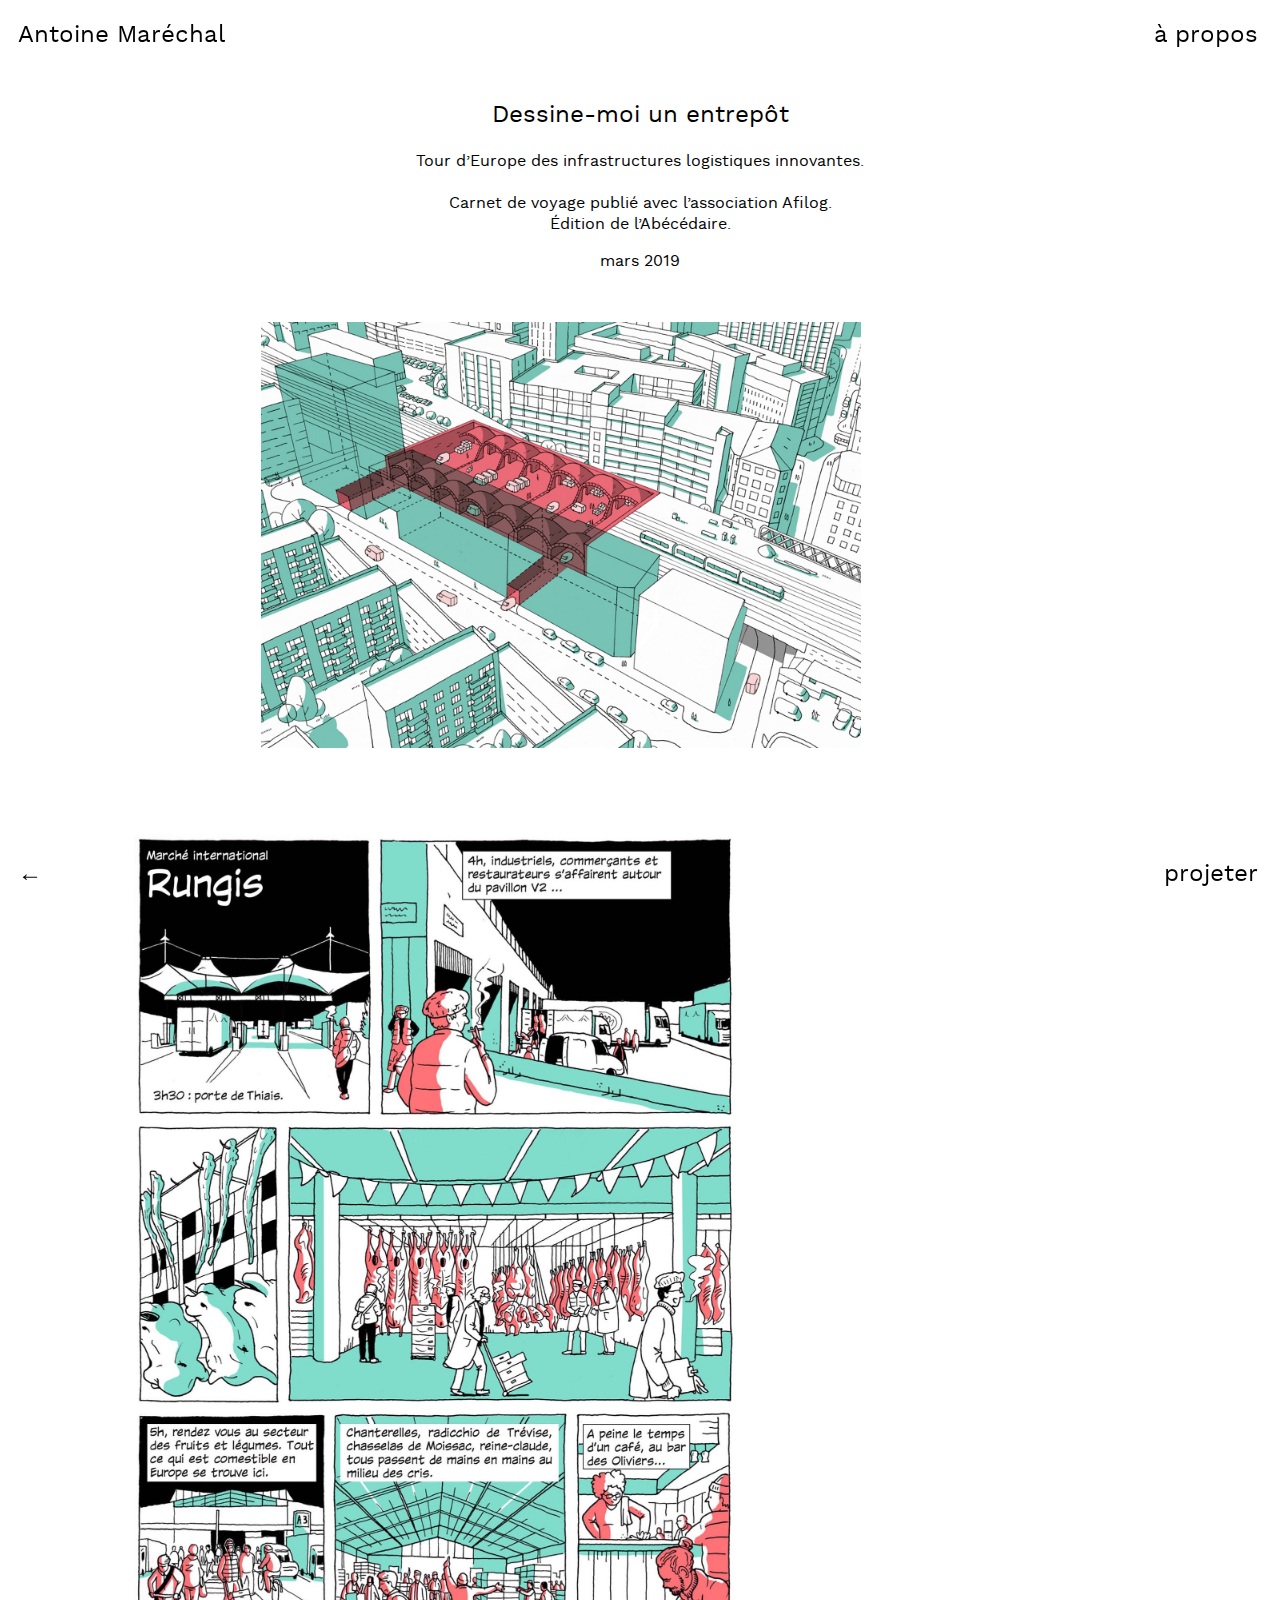
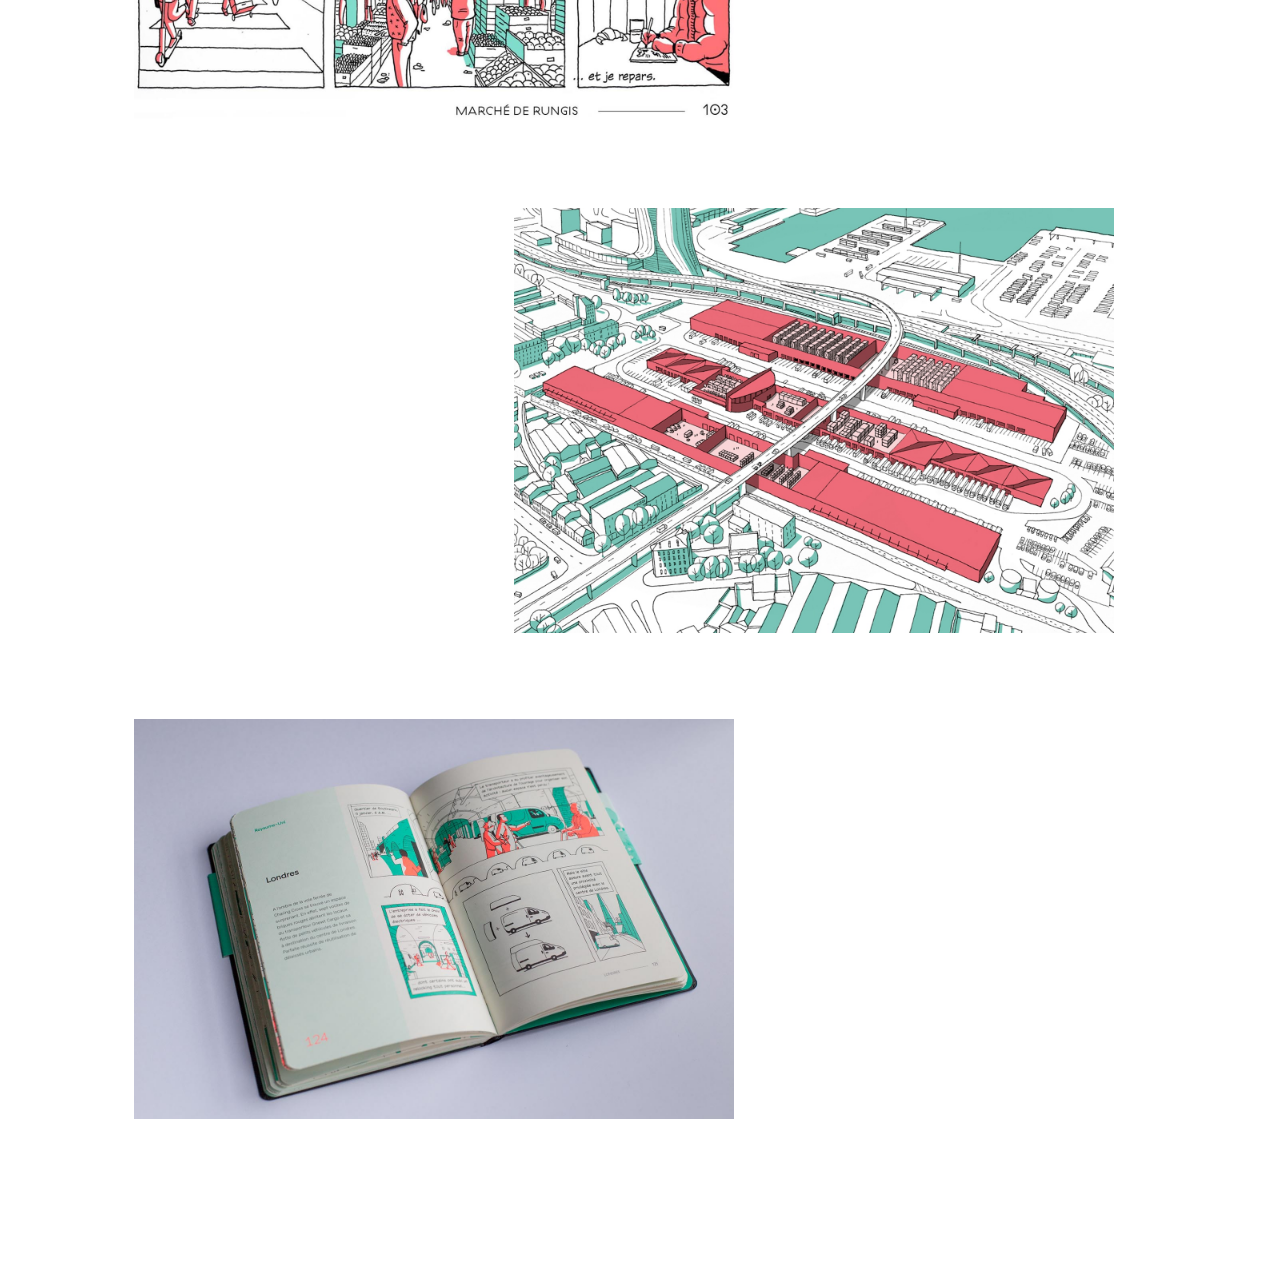
<file: documenter/toureurope.html>
<!doctype html>
<html>

	<head>
    <meta charset="utf-8">

    <link rel="stylesheet" href="../style.css" media="screen" charset="utf-8">

		<meta name="viewport" content="width=device-width, initial-scale=1">

    <link rel="icon" href="./images/favicon.png" >
    <title>Antoine Maréchal — documenter : dessine-moi un entrepôt</title>

    <meta name="title" content="Antoine Maréchal — architecte + illustrateur">
    <meta name="description" content="J’explore la dimension narrative de l’architecture à travers le dessin et la bande dessinée : documenter les entrepôts." />

    <meta name="twitter:title" content="Antoine Maréchal — architecte + illustrateur">
    <meta name="twitter:description" content="J’explore la dimension narrative de l’architecture à travers le dessin et la bande dessinée : documenter les entrepôts.">

    <meta property="og:title" content="Antoine Maréchal — architecte + illustrateur">
    <meta property="og:type" content="article">
    <meta property="og:url" content="http://antoinemarechal.fr">
    <meta property="og:description" content="J’explore la dimension narrative de l’architecture à travers le dessin et la bande dessinée : documenter les entrepôts.">
    <meta property="og:site_name" content="Antoine Maréchal — architecte + illustrateur">

    <meta name="Language" content="fr">
    <meta name="Identifier-Url" content="www.antoinemarechal.fr">
    <meta name="rating" content="general">
    <meta name="expires" content="never" >
    <meta name="document-rating" content="Safe for Kids" >
    <meta name="document-distribution" content="Global" >
    <meta name="Robots" content="index, follow, all">
    <meta name="cache-control" content="Public" >
    <meta name="keywords" content="illustration, architecture, illustrateur, dessin, roman, graphique, graphisme, archi, architecte, documents, récits, indepéndant, freelance, agence, croquis, carnet, narration, paysage, ville, bd, bande, dessinée, édition, imprimé, livre, tour, europe, entrepot, afilog, abécédaire, Paris">

  </head>



<header>

<nav class="top">
<a class="left" href="../index.html">Antoine Maréchal</a>
<a class="right" href="../about.html">à propos</a>
</nav>

</header>

<body>

<section class="projets">
	<div  class="texte">
		<h2>Dessine-moi un entrepôt</h2>
		<p>Tour d’Europe des infrastructures logistiques innovantes.<br><br>
Carnet de voyage publié avec <a href="http://afilog.org/" target="_blank">l’association Afilog</a>.<br>
Édition de l’Abécédaire.
</p>
    <p>mars 2019</p>
	</div>


	<div class="projet-images">
		<div class="image-1" ><a href="../documenter/images/03/antoine_marechal_toureurope_1.jpg" target="_blank"><img src="../documenter/images/03/antoine_marechal_toureurope_1.jpg" alt="dessins d'Antoine Maréchal publiés aux éditions de l'Abécédaire sur un tour d'Europe des entrepôts"></a></div>
		<div class="image-2"><a href="../documenter/images/03/antoine_marechal_toureurope_2.jpg" target="_blank"><img src="../documenter/images/03/antoine_marechal_toureurope_2.jpg" alt="dessins d'Antoine Maréchal publiés aux éditions de l'Abécédaire sur un tour d'Europe des entrepôts"></a></div>
		<div class="image-3"><a href="../documenter/images/03/antoine_marechal_toureurope_3.jpg" target="_blank"><img src="../documenter/images/03/antoine_marechal_toureurope_3.jpg" alt="dessins d'Antoine Maréchal publiés aux éditions de l'Abécédaire sur un tour d'Europe des entrepôts"></a></div>
		<div class="image-4" style="margin-bottom:150px;"><a href="../documenter/images/03/antoine_marechal_toureurope_4.jpg" target="_blank"><img  src="../documenter/images/03/antoine_marechal_toureurope_4.jpg" alt="dessins d'Antoine Maréchal publiés aux éditions de l'Abécédaire sur un tour d'Europe des entrepôts"></a></div>
	</div>




</section>



<footer>
  <nav class="bottom">
		<a class="left" href="../documenter.html">←</a>
  	<a class="right" href="../projeter.html">projeter</a>
  </nav>
</footer>








</body>
</html>
</file>
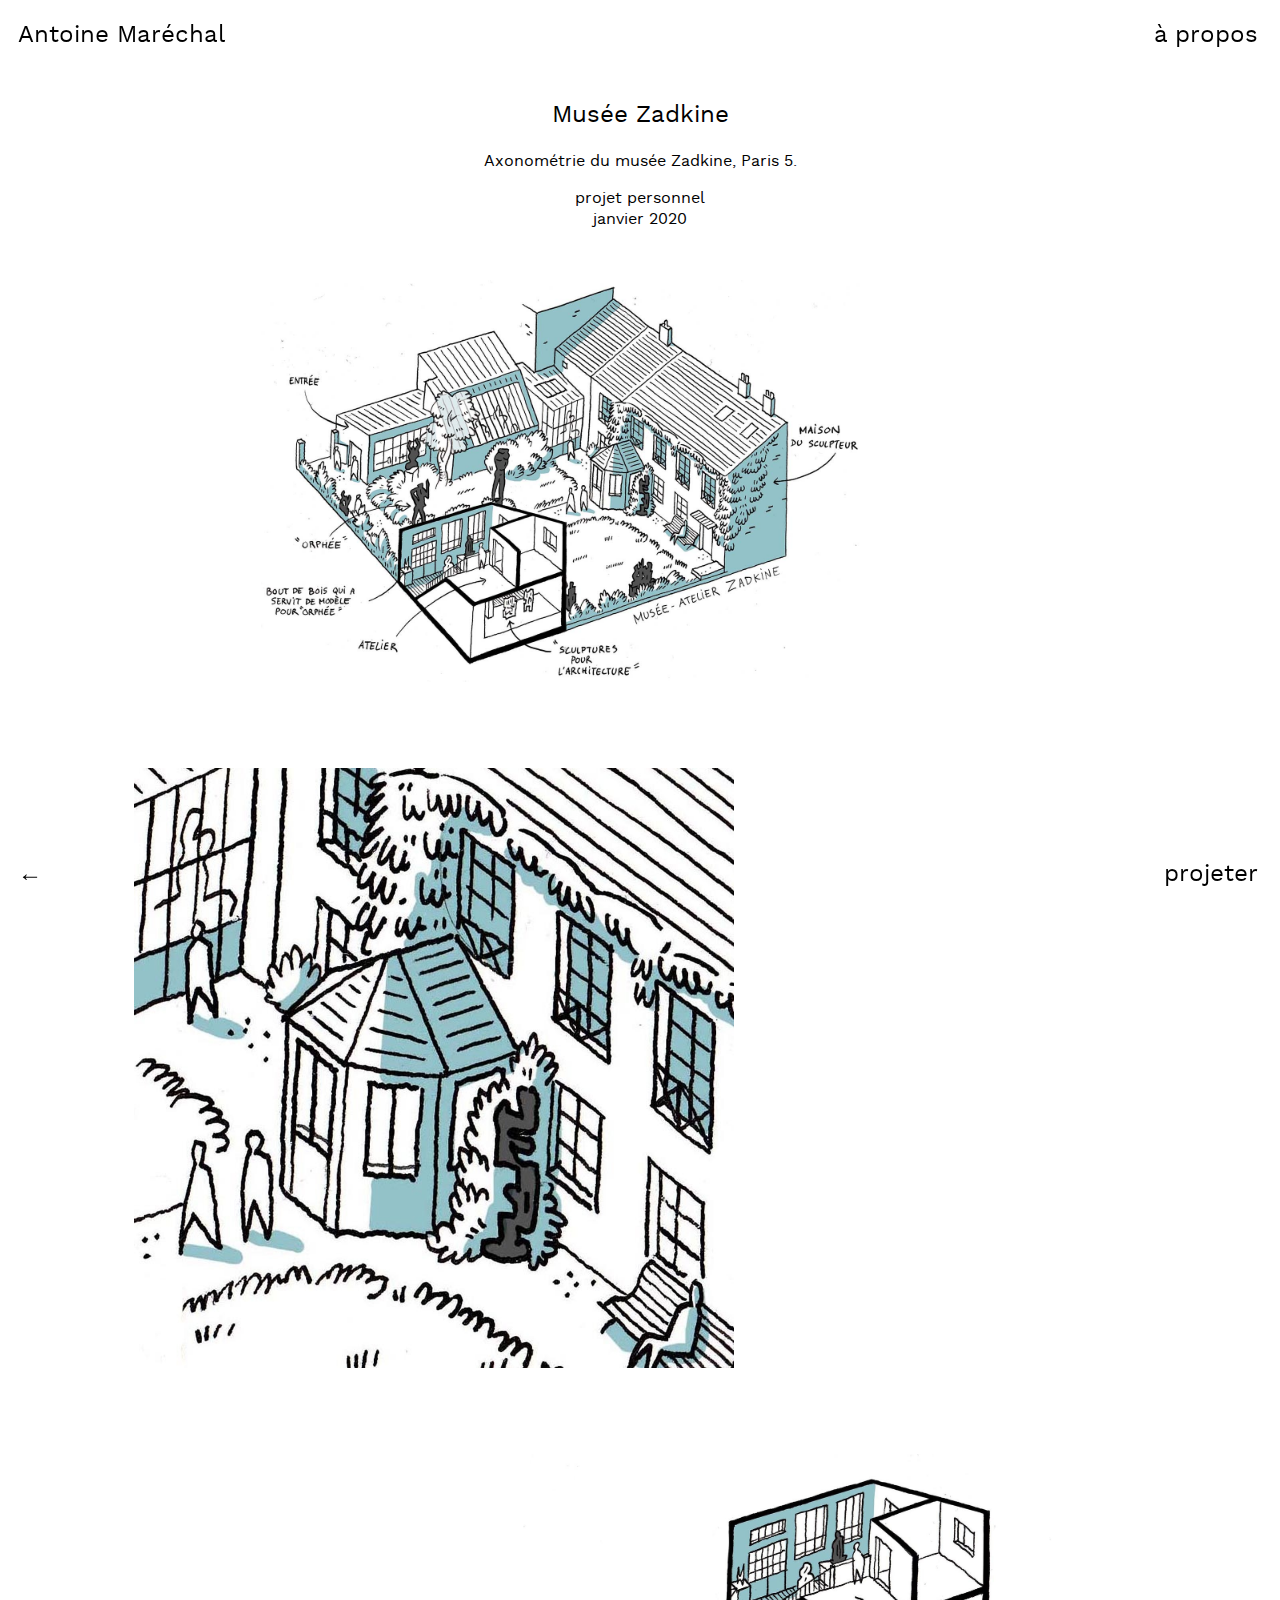
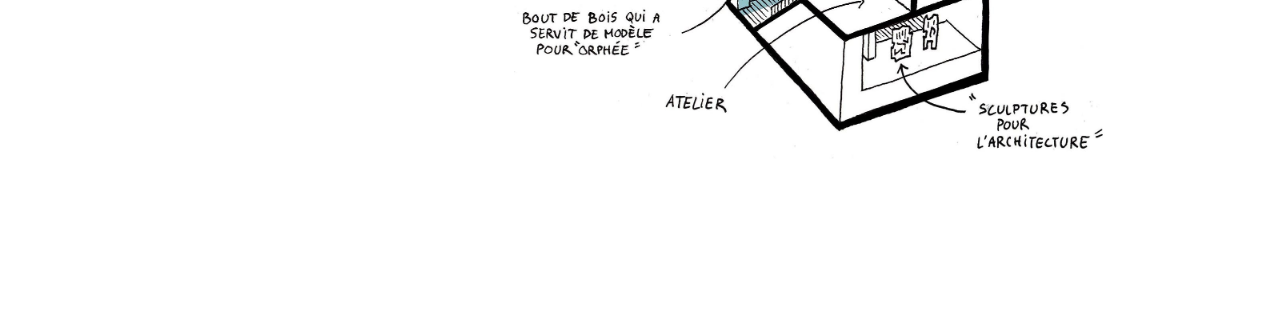
<file: documenter/zadkine.html>
<!doctype html>
<html>

	<head>
    <meta charset="utf-8">

    <link rel="stylesheet" href="../style.css" media="screen" charset="utf-8">

		<meta name="viewport" content="width=device-width, initial-scale=1">

    <link rel="icon" href="./images/favicon.png" >
    <title>Antoine Maréchal — documenter : musée Zadkine</title>

    <meta name="title" content="Antoine Maréchal — architecte + illustrateur">
    <meta name="description" content="J’explore la dimension narrative de l’architecture à travers le dessin et la bande dessinée : documenter le musée Zadkine." />

    <meta name="twitter:title" content="Antoine Maréchal — architecte + illustrateur">
    <meta name="twitter:description" content="J’explore la dimension narrative de l’architecture à travers le dessin et la bande dessinée : documenter le musée Zadkine.">

    <meta property="og:title" content="Antoine Maréchal — architecte + illustrateur">
    <meta property="og:type" content="article">
    <meta property="og:url" content="http://antoinemarechal.fr">
    <meta property="og:description" content="J’explore la dimension narrative de l’architecture à travers le dessin et la bande dessinée : documenter le musée Zadkine.">
    <meta property="og:site_name" content="Antoine Maréchal — architecte + illustrateur">

    <meta name="Language" content="fr">
    <meta name="Identifier-Url" content="www.antoinemarechal.fr">
    <meta name="rating" content="general">
    <meta name="expires" content="never" >
    <meta name="document-rating" content="Safe for Kids" >
    <meta name="document-distribution" content="Global" >
    <meta name="Robots" content="index, follow, all">
    <meta name="cache-control" content="Public" >
    <meta name="keywords" content="illustration, architecture, illustrateur, dessin, roman, graphique, graphisme, archi, architecte, documents, récits, indepéndant, freelance, agence, croquis, carnet, narration, paysage, ville, bd, bande, dessinée, musée, zadkine, projet, personnel Paris">

  </head>



<header>

<nav class="top">
<a class="left" href="../index.html">Antoine Maréchal</a>
<a class="right" href="../about.html">à propos</a>
</nav>

</header>

<body>

<section class="projets">
	<div  class="texte">
		<h2>Musée Zadkine</h2>
		<p>Axonométrie du musée Zadkine, Paris 5.</p>
    <p>projet personnel<br>janvier 2020</p>
	</div>


	<div class="projet-images">
		<div class="image-1" ><a href="../documenter/images/06/antoine_marechal_zadkine_1.jpg" target="_blank"><img src="../documenter/images/06/antoine_marechal_zadkine_1.jpg" alt="Dessins d'Antoine Maréchal du musée Zadkine à Paris"></a></div>
		<div class="image-2" ><a href="../documenter/images/06/antoine_marechal_zadkine_2.jpg" target="_blank"><img src="../documenter/images/06/antoine_marechal_zadkine_2.jpg" alt="Dessins d'Antoine Maréchal du musée Zadkine à Paris"></a></div>
		<div class="image-3" style="margin-bottom:150px;"><a href="../documenter/images/06/antoine_marechal_zadkine_3.jpg" target="_blank"><img  src="../documenter/images/06/antoine_marechal_zadkine_3.jpg" alt="Dessins d'Antoine Maréchal du musée Zadkine à Paris"></a></div>
	</div>




</section>



<footer>
  <nav class="bottom">
		<a class="left" href="../documenter.html">←</a>
  	<a class="right" href="../projeter.html">projeter</a>
  </nav>
</footer>








</body>
</html>
</file>
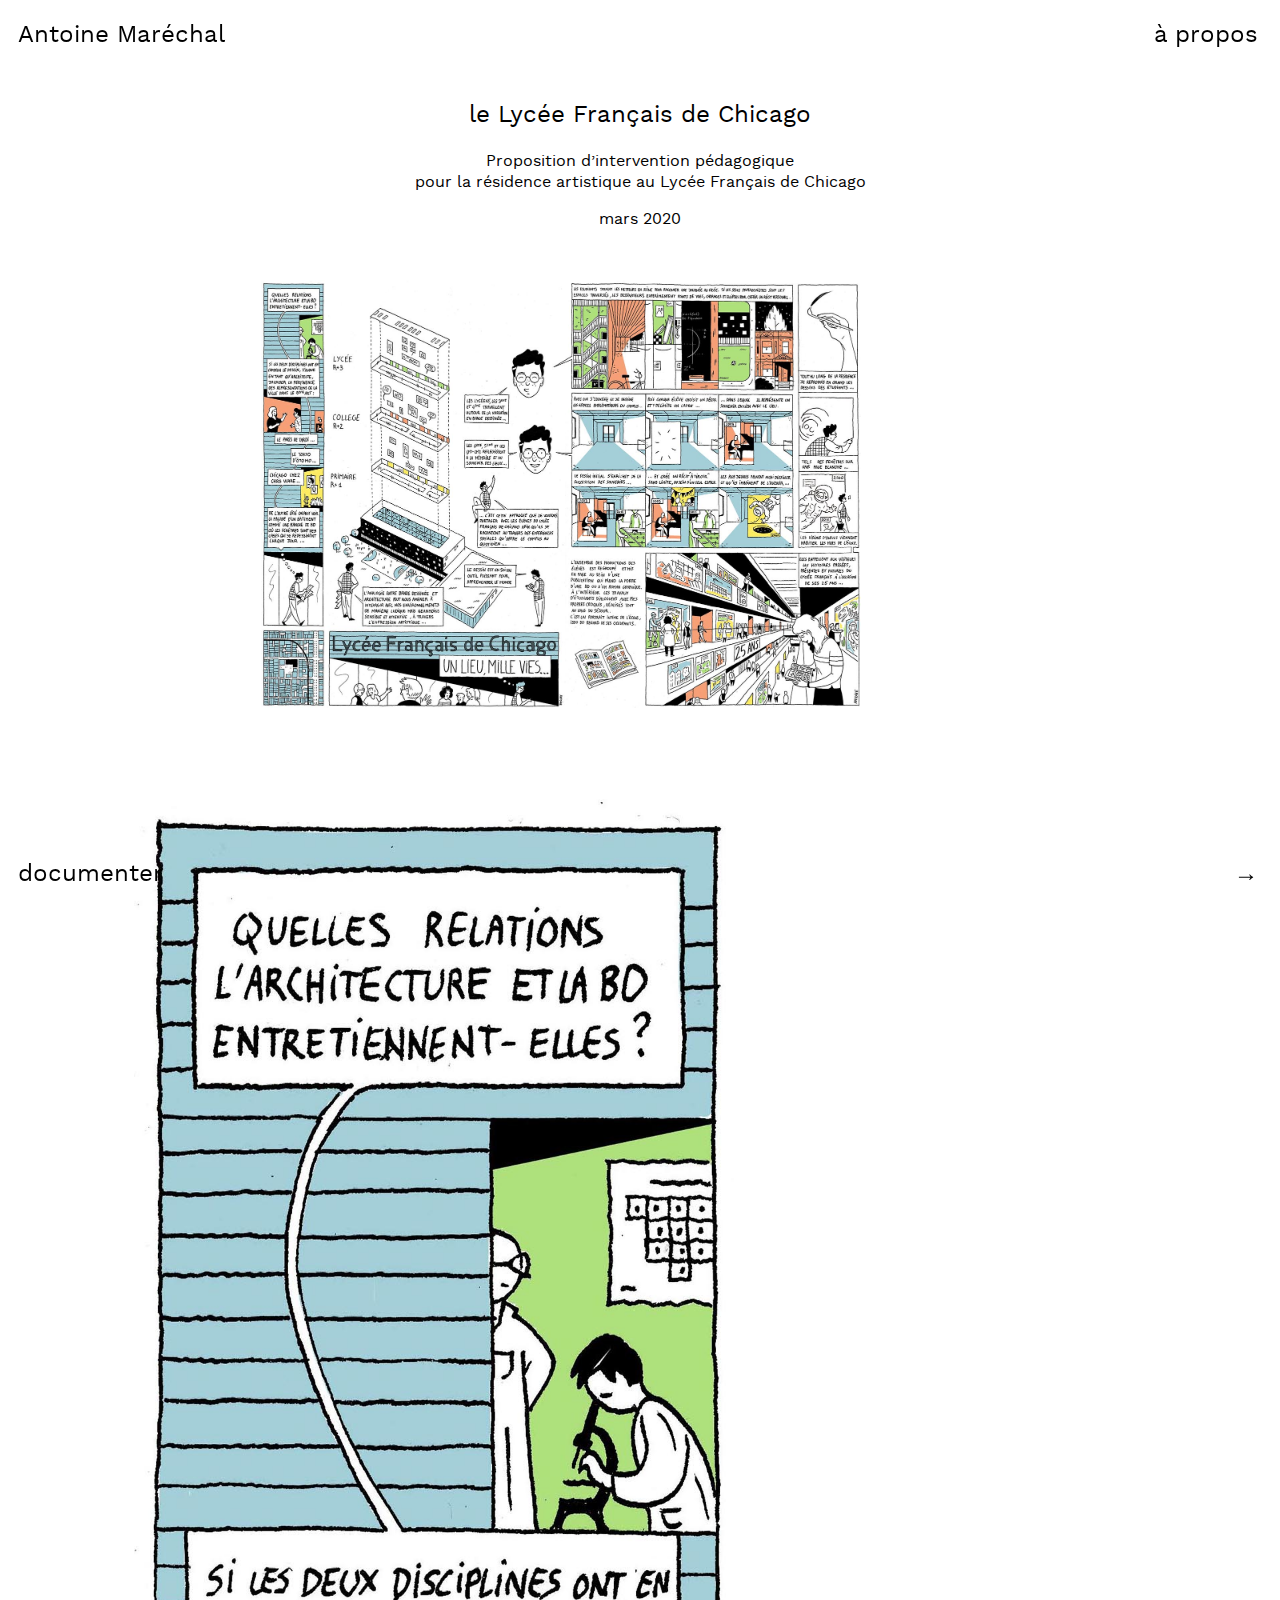
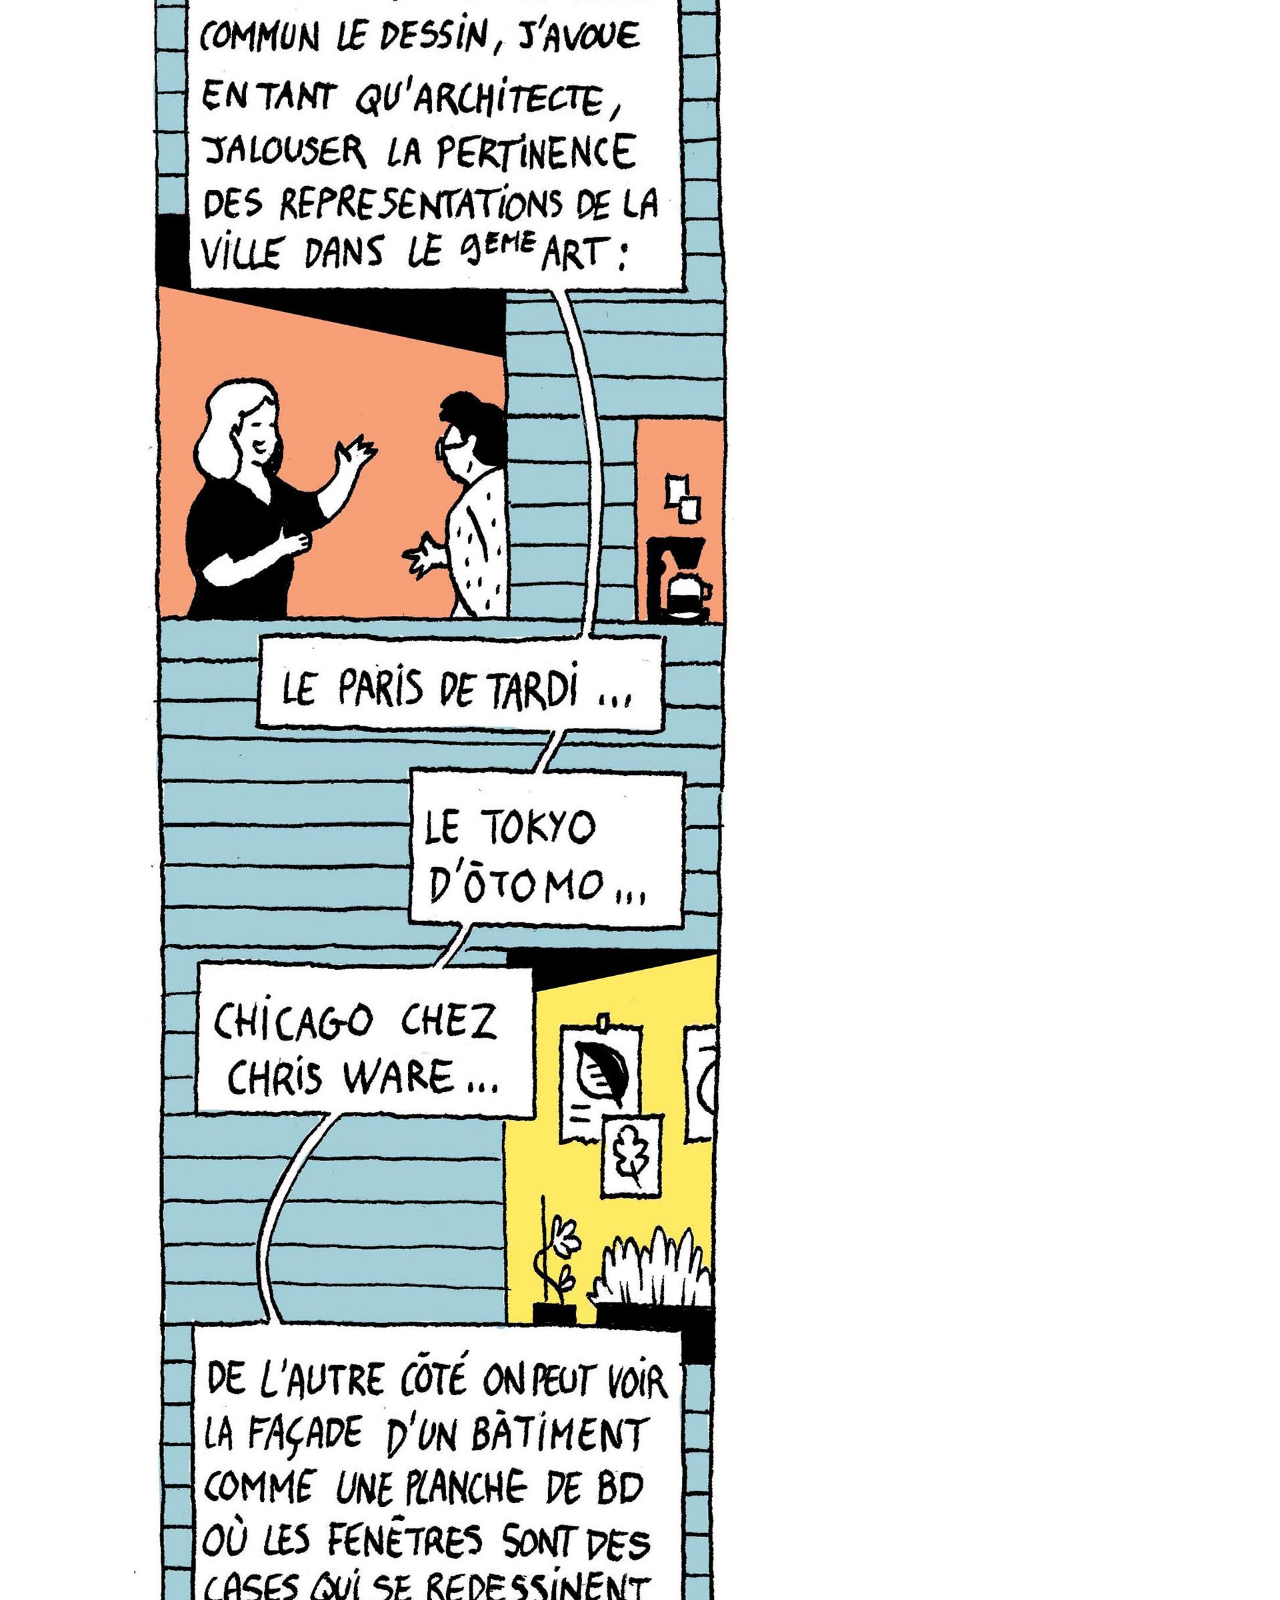
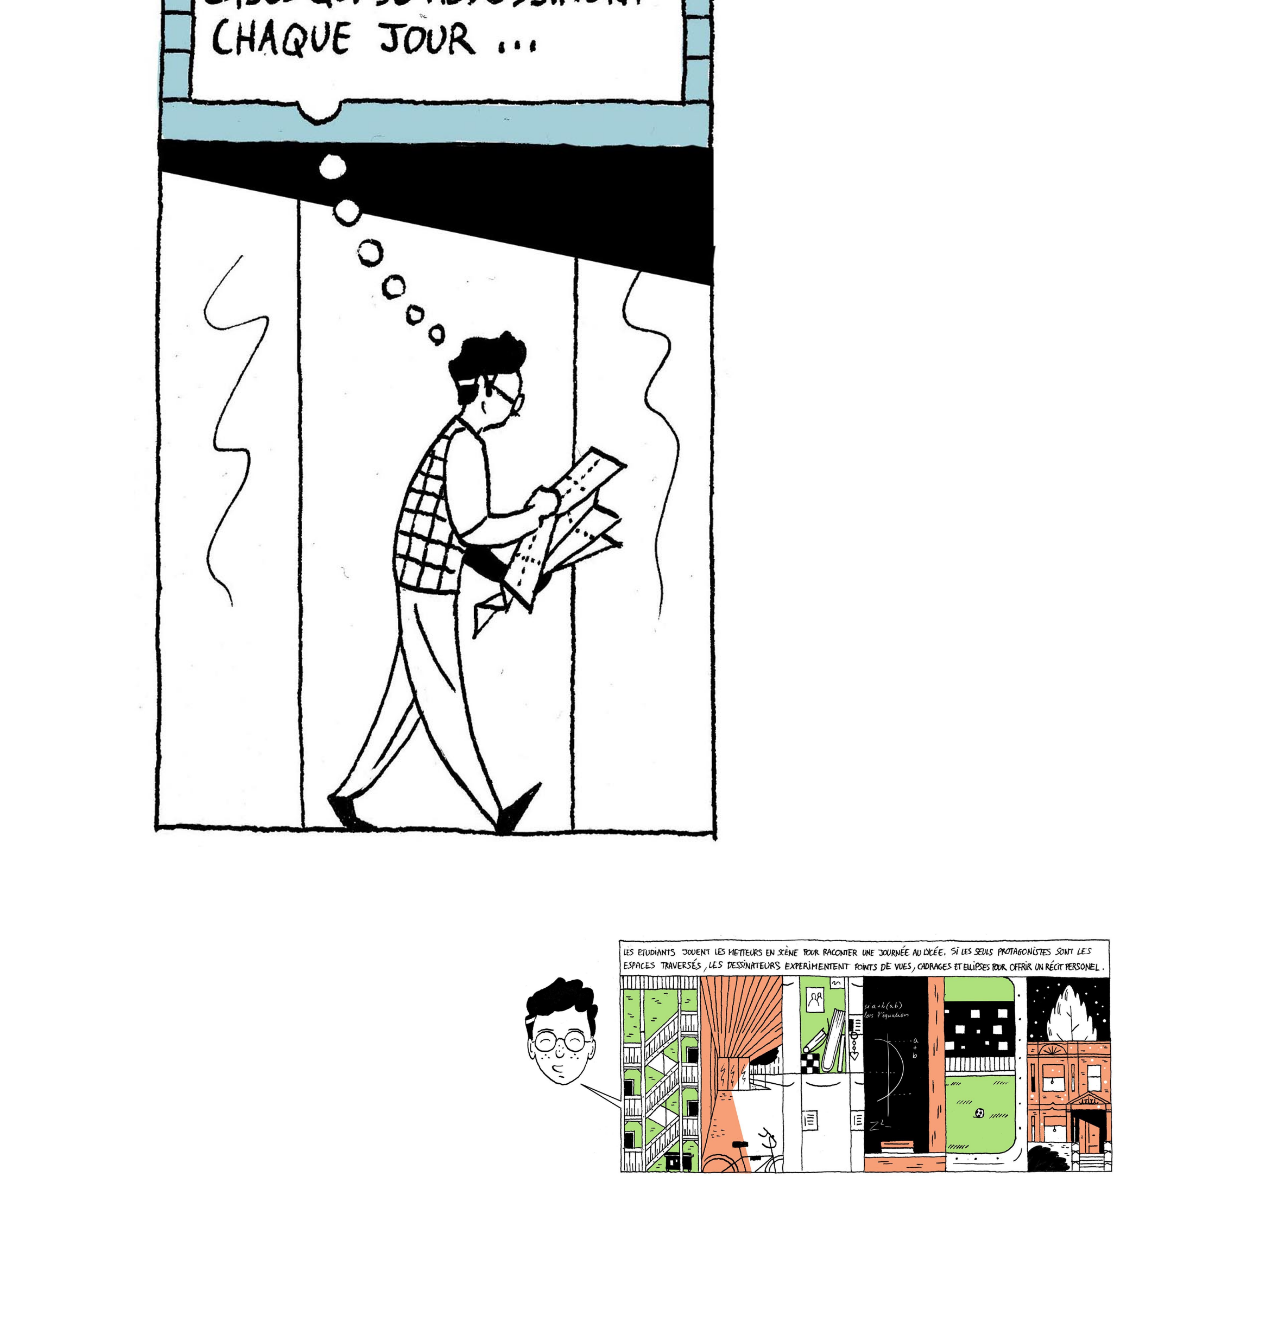
<file: projeter/chicago.html>
<!doctype html>
<html>

	<head>
    <meta charset="utf-8">

    <link rel="stylesheet" href="../style.css" media="screen" charset="utf-8">

		<meta name="viewport" content="width=device-width, initial-scale=1">

    <link rel="icon" href="./images/favicon.png" >
    <title>Antoine Maréchal — projeter : Chicago</title>

    <meta name="title" content="Antoine Maréchal — architecte + illustrateur">
    <meta name="description" content="J’explore la dimension narrative de l’architecture à travers le dessin et la bande dessinée : projeter le Lycée Français de Chicago." />

    <meta name="twitter:title" content="Antoine Maréchal — architecte + illustrateur">
    <meta name="twitter:description" content="J’explore la dimension narrative de l’architecture à travers le dessin et la bande dessinée : projeter le Lycée Français de Chicago.">

    <meta property="og:title" content="Antoine Maréchal — architecte + illustrateur">
    <meta property="og:type" content="article">
    <meta property="og:url" content="http://antoinemarechal.fr">
    <meta property="og:description" content="J’explore la dimension narrative de l’architecture à travers le dessin et la bande dessinée : projeter le Lycée Français de Chicago.">
    <meta property="og:site_name" content="Antoine Maréchal — architecte + illustrateur">

    <meta name="Language" content="fr">
    <meta name="Identifier-Url" content="www.antoinemarechal.fr">
    <meta name="rating" content="general">
    <meta name="expires" content="never" >
    <meta name="document-rating" content="Safe for Kids" >
    <meta name="document-distribution" content="Global" >
    <meta name="Robots" content="index, follow, all">
    <meta name="cache-control" content="Public" >
    <meta name="keywords" content="illustration, architecture, illustrateur, dessin, roman, graphique, graphisme, archi, architecte, documents, récits, indepéndant, freelance, agence, croquis, carnet, narration, paysage, ville, Chicago, résidence, artistique, bd, bande, dessinée, Paris">

  </head>



<header>

<nav class="top">
<a class="left" href="../index.html">Antoine Maréchal</a>
<a class="right" href="../about.html">à propos</a>
</nav>

</header>

<body>

<section class="projets">
	<div  class="texte">
		<h2>le Lycée Français de Chicago</h2>
		<p>Proposition d’intervention pédagogique<br> pour la résidence artistique au Lycée Français de Chicago</p>
    <p>mars 2020</p>
	</div>


	<div class="projet-images">
		<div class="image-1" ><a href="../projeter/images/04/antoine_marechal_chicago_1.jpg" target="_blank"><img src="../projeter/images/04/antoine_marechal_chicago_1.jpg" alt="Proposition d'intervention pédagogique pour la résidence artistique au Lycée Français de Chicago par Antoine Maréchal"></a></div>
		<div class="image-2"><a href="../projeter/images/04/antoine_marechal_chicago_2.jpg" target="_blank"><img src="../projeter/images/04/antoine_marechal_chicago_2.jpg" alt="Proposition d'intervention pédagogique pour la résidence artistique au Lycée Français de Chicago par Antoine Maréchal"></a></div>
		<div class="image-3" style="margin-bottom:150px;"><a href="../projeter/images/04/antoine_marechal_chicago_3.jpg" target="_blank"><img  src="../projeter/images/04/antoine_marechal_chicago_3.jpg" alt="Proposition d'intervention pédagogique pour la résidence artistique au Lycée Français de Chicago par Antoine Maréchal"></a></div>
	</div>




</section>



<footer>
  <nav class="bottom">
		<a class="left" href="../documenter.html">documenter</a>
  	<a class="right" href="../projeter.html">→</a>
  </nav>
</footer>








</body>
</html>
</file>
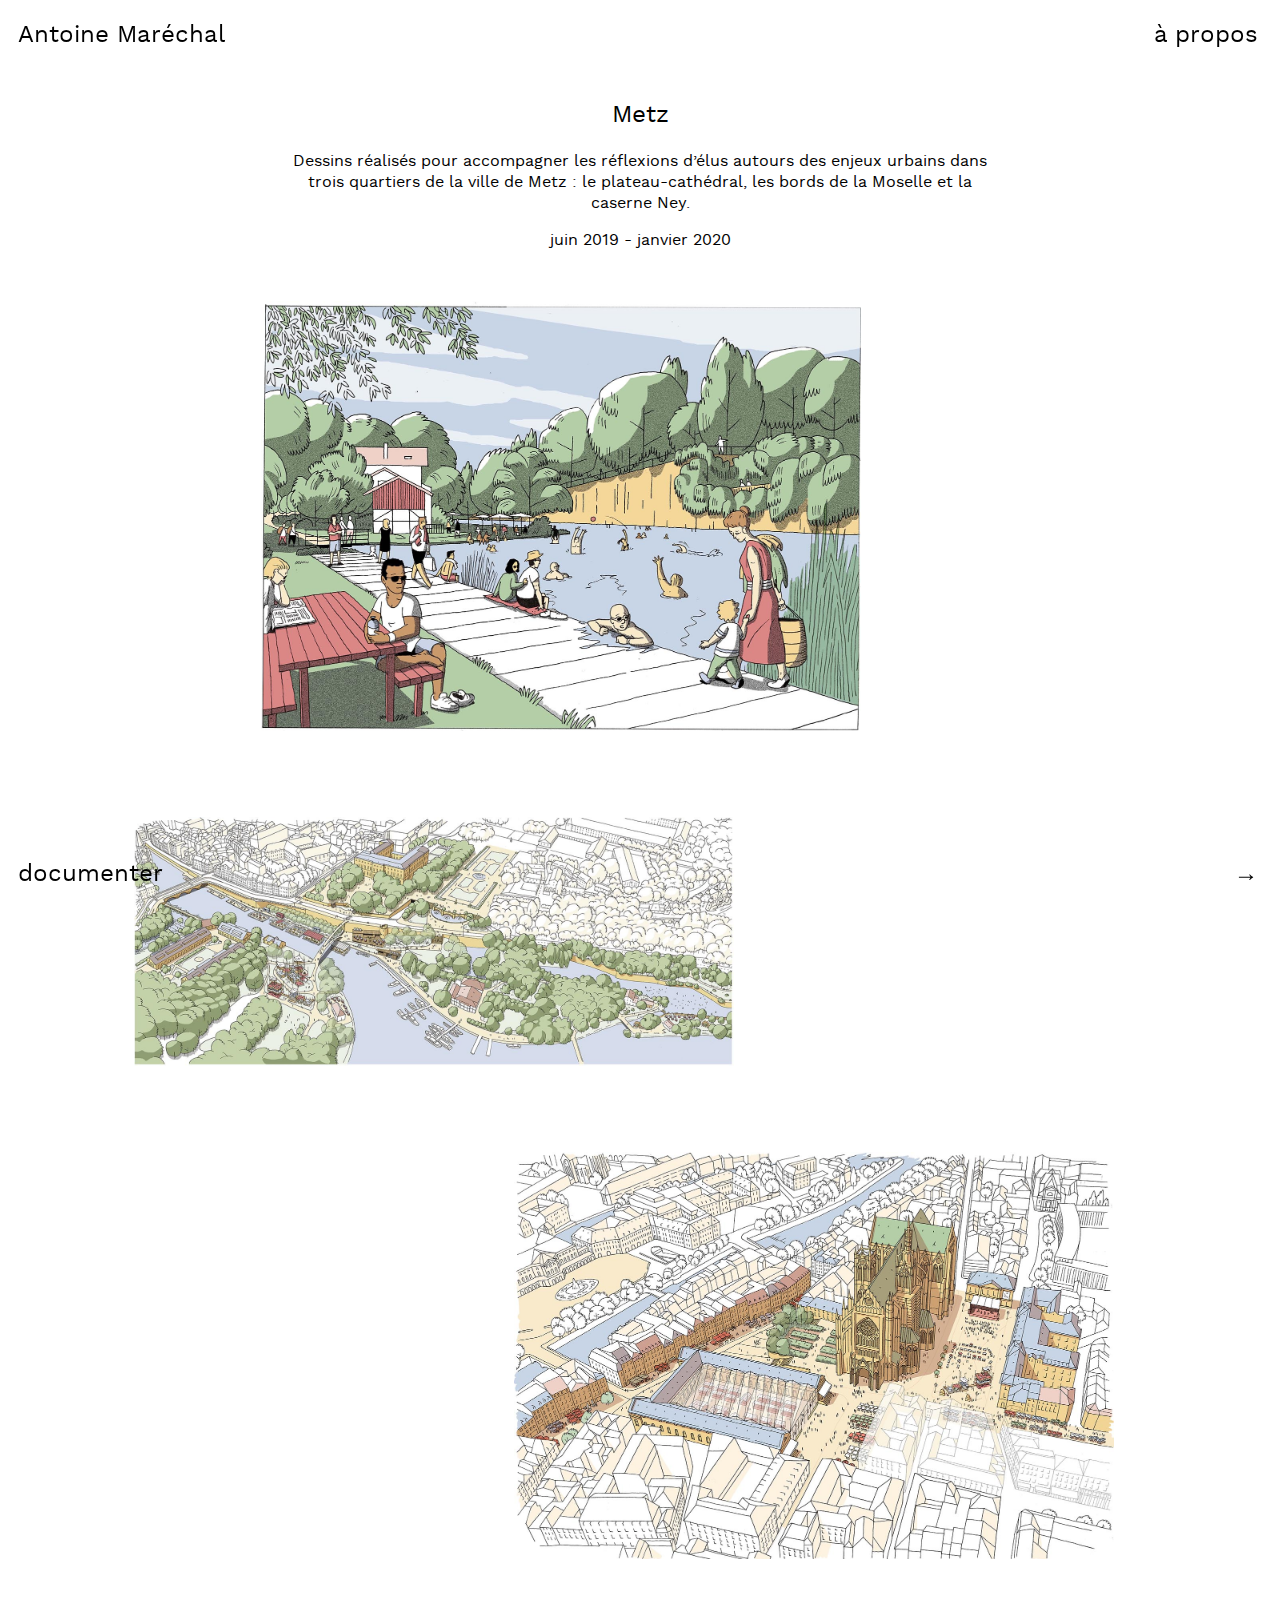
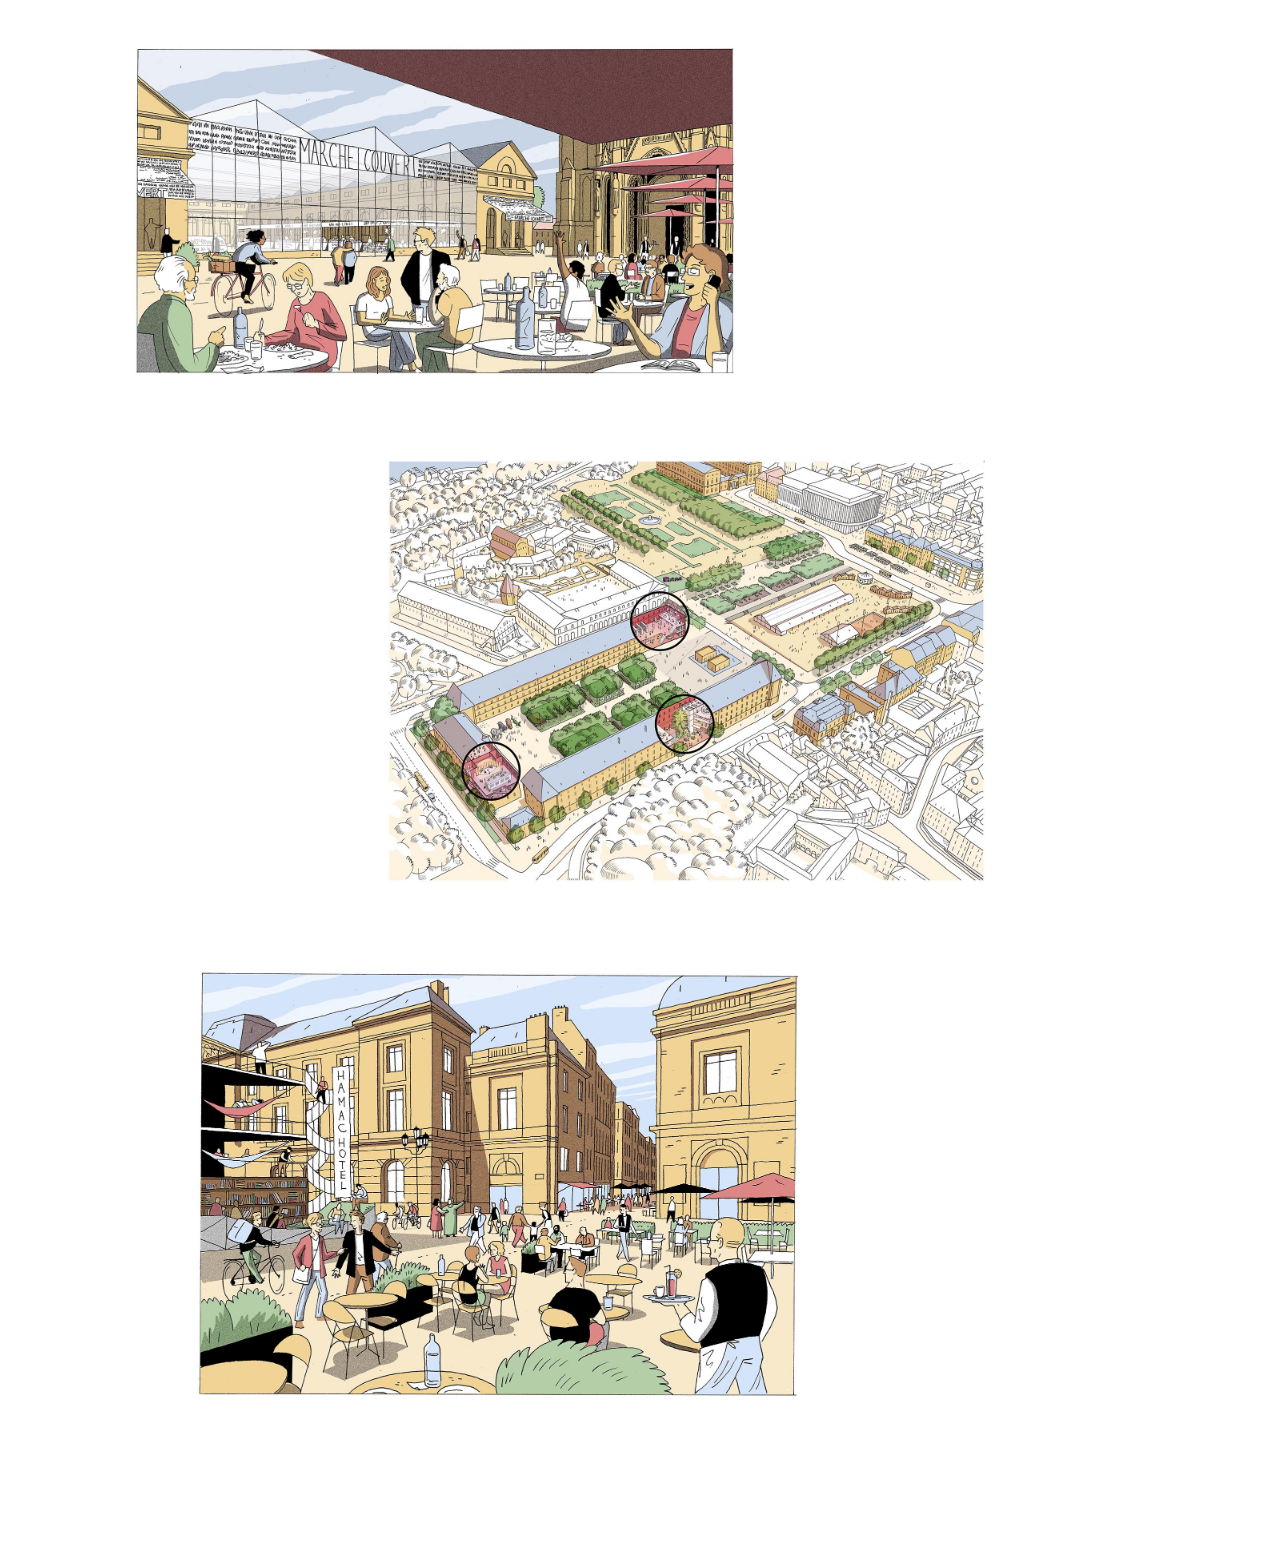
<file: projeter/metz.html>
<!doctype html>
<html>

	<head>
    <meta charset="utf-8">

    <link rel="stylesheet" href="../style.css" media="screen" charset="utf-8">

		<meta name="viewport" content="width=device-width, initial-scale=1">

    <link rel="icon" href="./images/favicon.png" >
    <title>Antoine Maréchal — projeter : Metz</title>

    <meta name="title" content="Antoine Maréchal — architecte + illustrateur">
    <meta name="description" content="J’explore la dimension narrative de l’architecture à travers le dessin et la bande dessinée : projeter Metz." />

    <meta name="twitter:title" content="Antoine Maréchal — architecte + illustrateur">
    <meta name="twitter:description" content="J’explore la dimension narrative de l’architecture à travers le dessin et la bande dessinée : projeter Metz.">

    <meta property="og:title" content="Antoine Maréchal — architecte + illustrateur">
    <meta property="og:type" content="article">
    <meta property="og:url" content="http://antoinemarechal.fr">
    <meta property="og:description" content="J’explore la dimension narrative de l’architecture à travers le dessin et la bande dessinée : projeter Metz.">
    <meta property="og:site_name" content="Antoine Maréchal — architecte + illustrateur">

    <meta name="Language" content="fr">
    <meta name="Identifier-Url" content="www.antoinemarechal.fr">
    <meta name="rating" content="general">
    <meta name="expires" content="never" >
    <meta name="document-rating" content="Safe for Kids" >
    <meta name="document-distribution" content="Global" >
    <meta name="Robots" content="index, follow, all">
    <meta name="cache-control" content="Public" >
    <meta name="keywords" content="illustration, architecture, illustrateur, dessin, roman, graphique, graphisme, archi, architecte, documents, récits, indepéndant, freelance, agence, croquis, carnet, narration, paysage, ville, bd, bande, dessinée, Paris, Metz, urbain">

  </head>



<header>

<nav class="top">
<a class="left" href="../index.html">Antoine Maréchal</a>
<a class="right" href="../about.html">à propos</a>
</nav>

</header>

<body>

<section class="projets">
	<div  class="texte">
		<h2>Metz</h2>
		<p>Dessins réalisés pour accompagner les réflexions d’élus autours des enjeux urbains dans trois quartiers de la ville de Metz : le plateau-cathédral, les bords de la Moselle et la caserne Ney.</p>
    <p>juin 2019 - janvier 2020</p>
	</div>


	<div class="projet-images">
		<div class="image-1" ><a href="../projeter/images/01/antoine_marechal_metz_1.jpg" target="_blank"><img src="../projeter/images/01/antoine_marechal_metz_1.jpg" alt="Dessins d'Antoine Maréchal de la ville de Metz"></a></div>
		<div class="image-2"><a href="../projeter/images/01/antoine_marechal_metz_2.jpg" target="_blank"><img src="../projeter/images/01/antoine_marechal_metz_2.jpg" alt="Dessins d'Antoine Maréchal de la ville de Metz"></a></div>
		<div class="image-3"><a href="../projeter/images/01/antoine_marechal_metz_3.jpg" target="_blank"><img  src="../projeter/images/01/antoine_marechal_metz_3.jpg" alt="Dessins d'Antoine Maréchal de la ville de Metz"></a></div>
		<div class="image-4"><a href="../projeter/images/01/antoine_marechal_metz_4.jpg" target="_blank"><img  src="../projeter/images/01/antoine_marechal_metz_4.jpg" alt="Dessins d'Antoine Maréchal de la ville de Metz"></a></div>
		<div class="image-5"><a href="../projeter/images/01/antoine_marechal_metz_5.jpg" target="_blank"><img  src="../projeter/images/01/antoine_marechal_metz_5.jpg" alt="Dessins d'Antoine Maréchal de la ville de Metz"></a></div>
		<div class="image-6" style="margin-bottom:150px;"><a href="../projeter/images/01/antoine_marechal_metz_6.jpg" target="_blank"><img  src="../projeter/images/01/antoine_marechal_metz_6.jpg" alt="Dessins d'Antoine Maréchal de la ville de Metz"></a></div>

	</div>




</section>



<footer>
  <nav class="bottom">
		<a class="left" href="../documenter.html">documenter</a>
  	<a class="right" href="../projeter.html">→</a>
  </nav>
</footer>








</body>
</html>
</file>
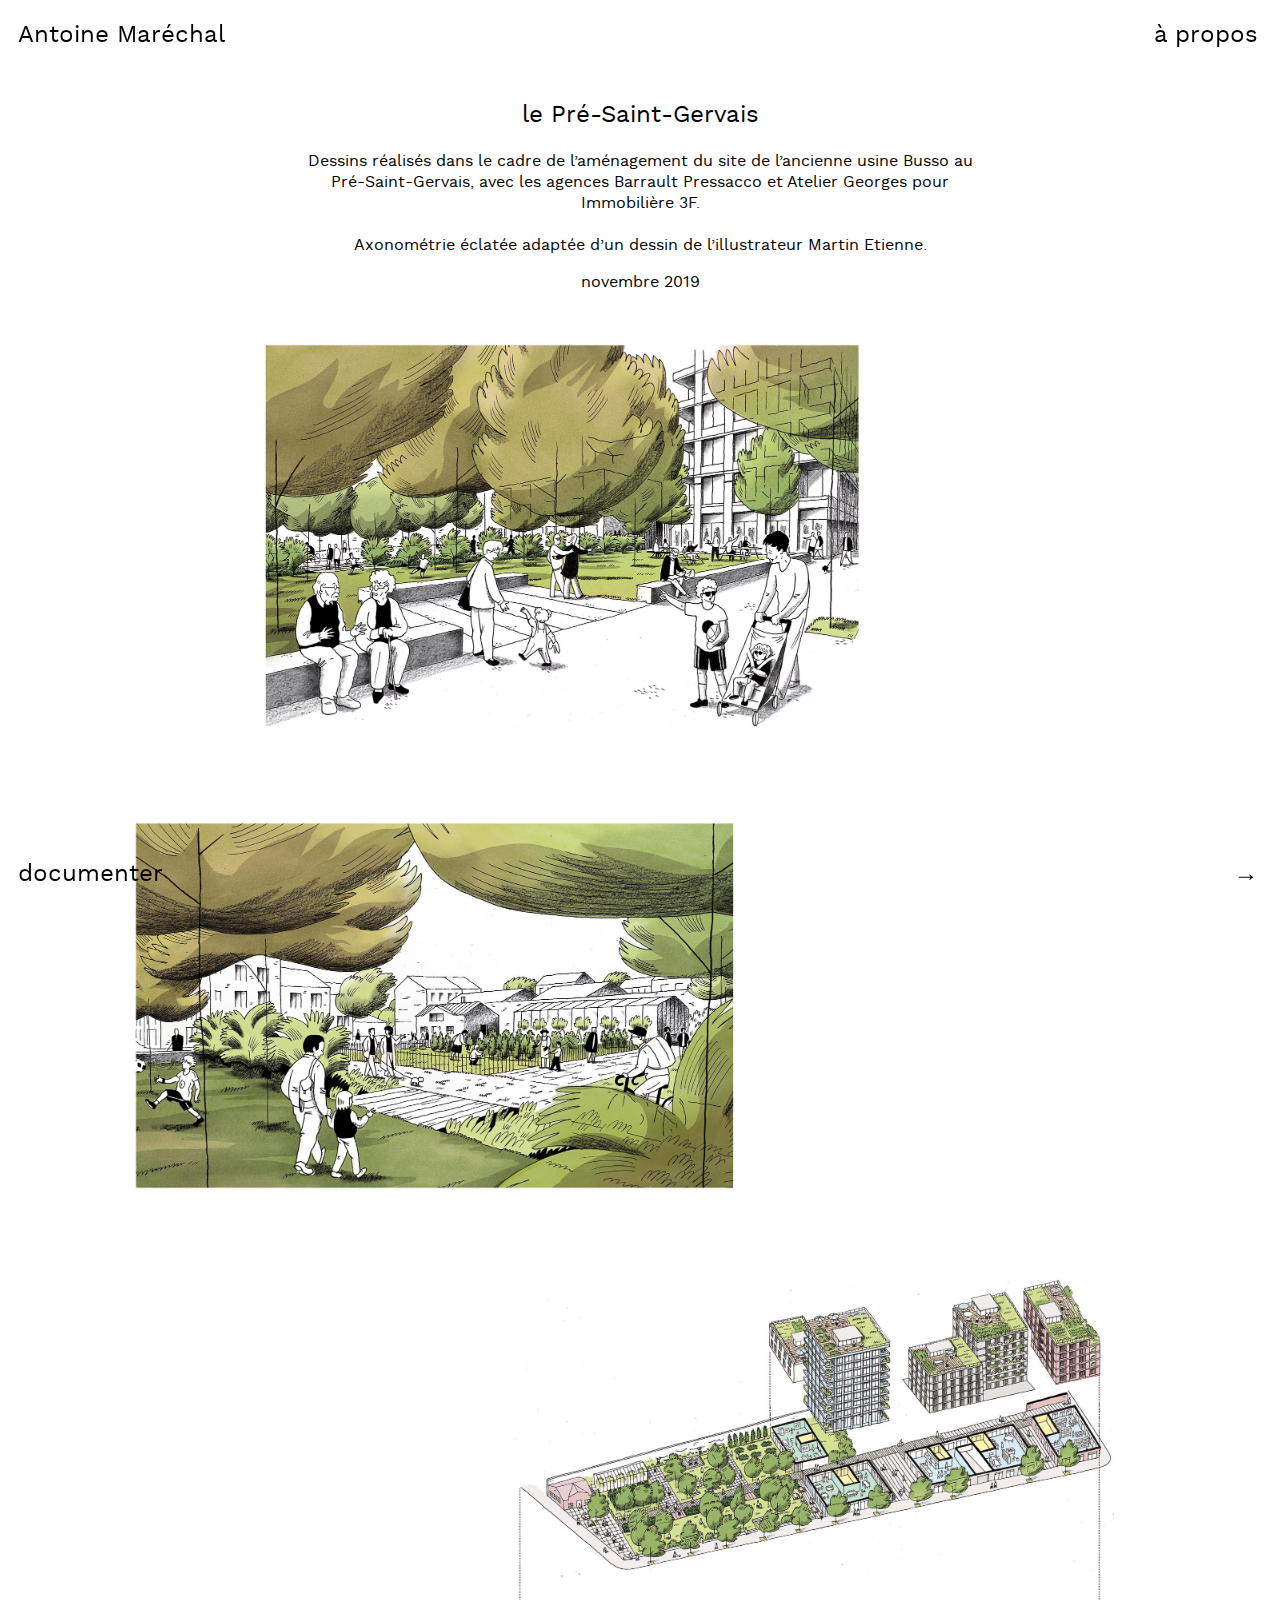
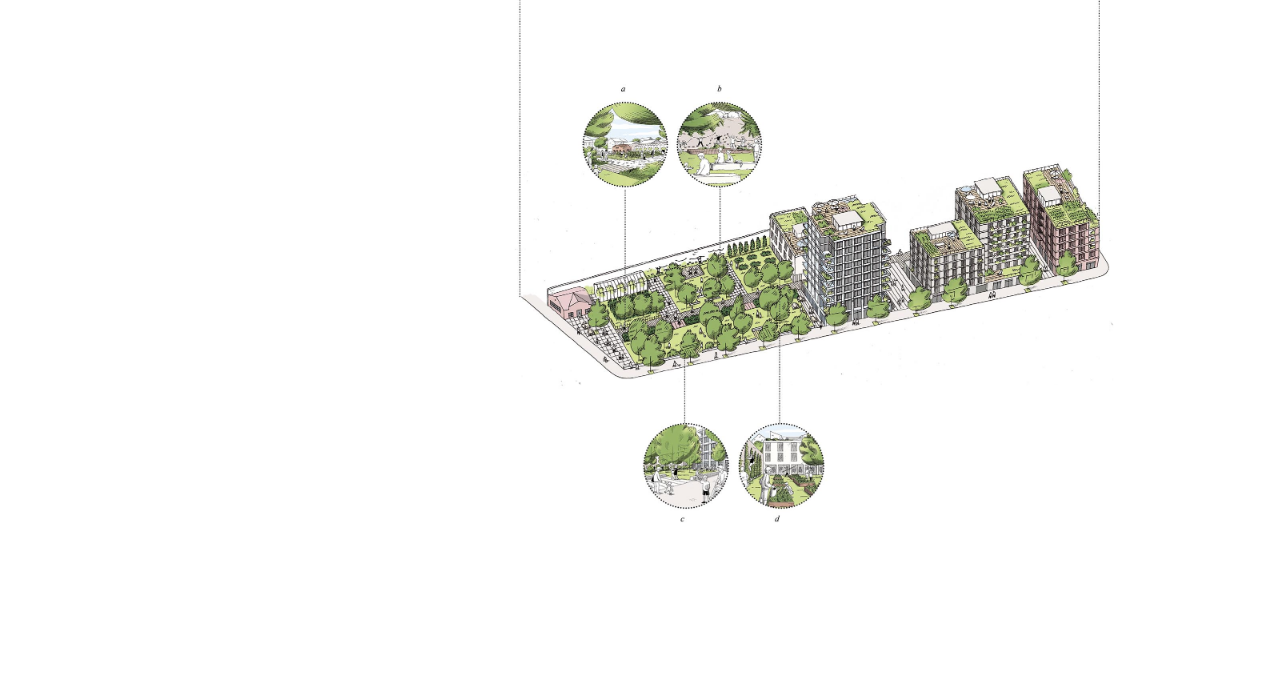
<file: projeter/prestgervais.html>
<!doctype html>
<html>

	<head>
    <meta charset="utf-8">

    <link rel="stylesheet" href="../style.css" media="screen" charset="utf-8">

		<meta name="viewport" content="width=device-width, initial-scale=1">

    <link rel="icon" href="./images/favicon.png" >
    <title>Antoine Maréchal — projeter : le Pré Saint Gervais</title>

    <meta name="title" content="Antoine Maréchal — architecte + illustrateur">
    <meta name="description" content="J’explore la dimension narrative de l’architecture à travers le dessin et la bande dessinée : projeter le Pré Saint Gervais." />

    <meta name="twitter:title" content="Antoine Maréchal — architecte + illustrateur">
    <meta name="twitter:description" content="J’explore la dimension narrative de l’architecture à travers le dessin et la bande dessinée : projeter le Pré Saint Gervais.">

    <meta property="og:title" content="Antoine Maréchal — architecte + illustrateur">
    <meta property="og:type" content="article">
    <meta property="og:url" content="http://antoinemarechal.fr">
    <meta property="og:description" content="J’explore la dimension narrative de l’architecture à travers le dessin et la bande dessinée : projeter le Pré Saint Gervais.">
    <meta property="og:site_name" content="Antoine Maréchal — architecte + illustrateur">

    <meta name="Language" content="fr">
    <meta name="Identifier-Url" content="www.antoinemarechal.fr">
    <meta name="rating" content="general">
    <meta name="expires" content="never" >
    <meta name="document-rating" content="Safe for Kids" >
    <meta name="document-distribution" content="Global" >
    <meta name="Robots" content="index, follow, all">
    <meta name="cache-control" content="Public" >
    <meta name="keywords" content="illustration, architecture, illustrateur, dessin, roman, graphique, graphisme, archi, architecte, documents, récits, indepéndant, freelance, agence, croquis, carnet, narration, paysage, ville, pré St Gervais, Martin Etienne, Barrault Pressacco, Atelier Georges, immobilière 3F, usine, Busso, aménagement,  bd, bande, dessinée, Paris">

  </head>



<header>

<nav class="top">
<a class="left" href="../index.html">Antoine Maréchal</a>
<a class="right" href="../about.html">à propos</a>
</nav>

</header>

<body>

<section class="projets">
	<div  class="texte">
		<h2>le Pré-Saint-Gervais</h2>
		<p>Dessins réalisés dans le cadre de l’aménagement du site de l’ancienne usine Busso au Pré-Saint-Gervais,
avec les agences <a href="https://barraultpressacco.com/" target="_blank">Barrault Pressacco et <a href="https://ateliergeorges.fr/" target="_blank">Atelier Georges</a> pour Immobilière 3F.<br><br>
Axonométrie éclatée adaptée d’un dessin de l’illustrateur Martin Etienne.</p>
    <p>novembre 2019</p>
	</div>


	<div class="projet-images">
		<div class="image-1" ><a href="../projeter/images/02/antoine_marechal_prestgervais_1.jpg" target="_blank"><img src="../projeter/images/02/antoine_marechal_prestgervais_1.jpg" alt="Dessins d'Antoine Maréchal du Pré-Saint-Gervais avec les agences Barrault Pressacco et Atelier Georges pour Immobilière 3F"></a></div>
		<div class="image-2"><a href="../projeter/images/02/antoine_marechal_prestgervais_2.jpg" target="_blank"><img src="../projeter/images/02/antoine_marechal_prestgervais_2.jpg" alt="Dessins d'Antoine Maréchal du Pré-Saint-Gervais avec les agences Barrault Pressacco et Atelier Georges pour Immobilière 3F"></a></div>
		<div class="image-3"style="margin-bottom:150px;"><a href="../projeter/images/02/antoine_marechal_prestgervais_3.jpg" target="_blank"><img  src="../projeter/images/02/antoine_marechal_prestgervais_3.jpg" alt="Dessins d'Antoine Maréchal du Pré-Saint-Gervais avec les agences Barrault Pressacco et Atelier Georges pour Immobilière 3F"></a></div>
	</div>




</section>



<footer>
  <nav class="bottom">
		<a class="left" href="../documenter.html">documenter</a>
  	<a class="right" href="../projeter.html">→</a>
  </nav>
</footer>








</body>
</html>
</file>
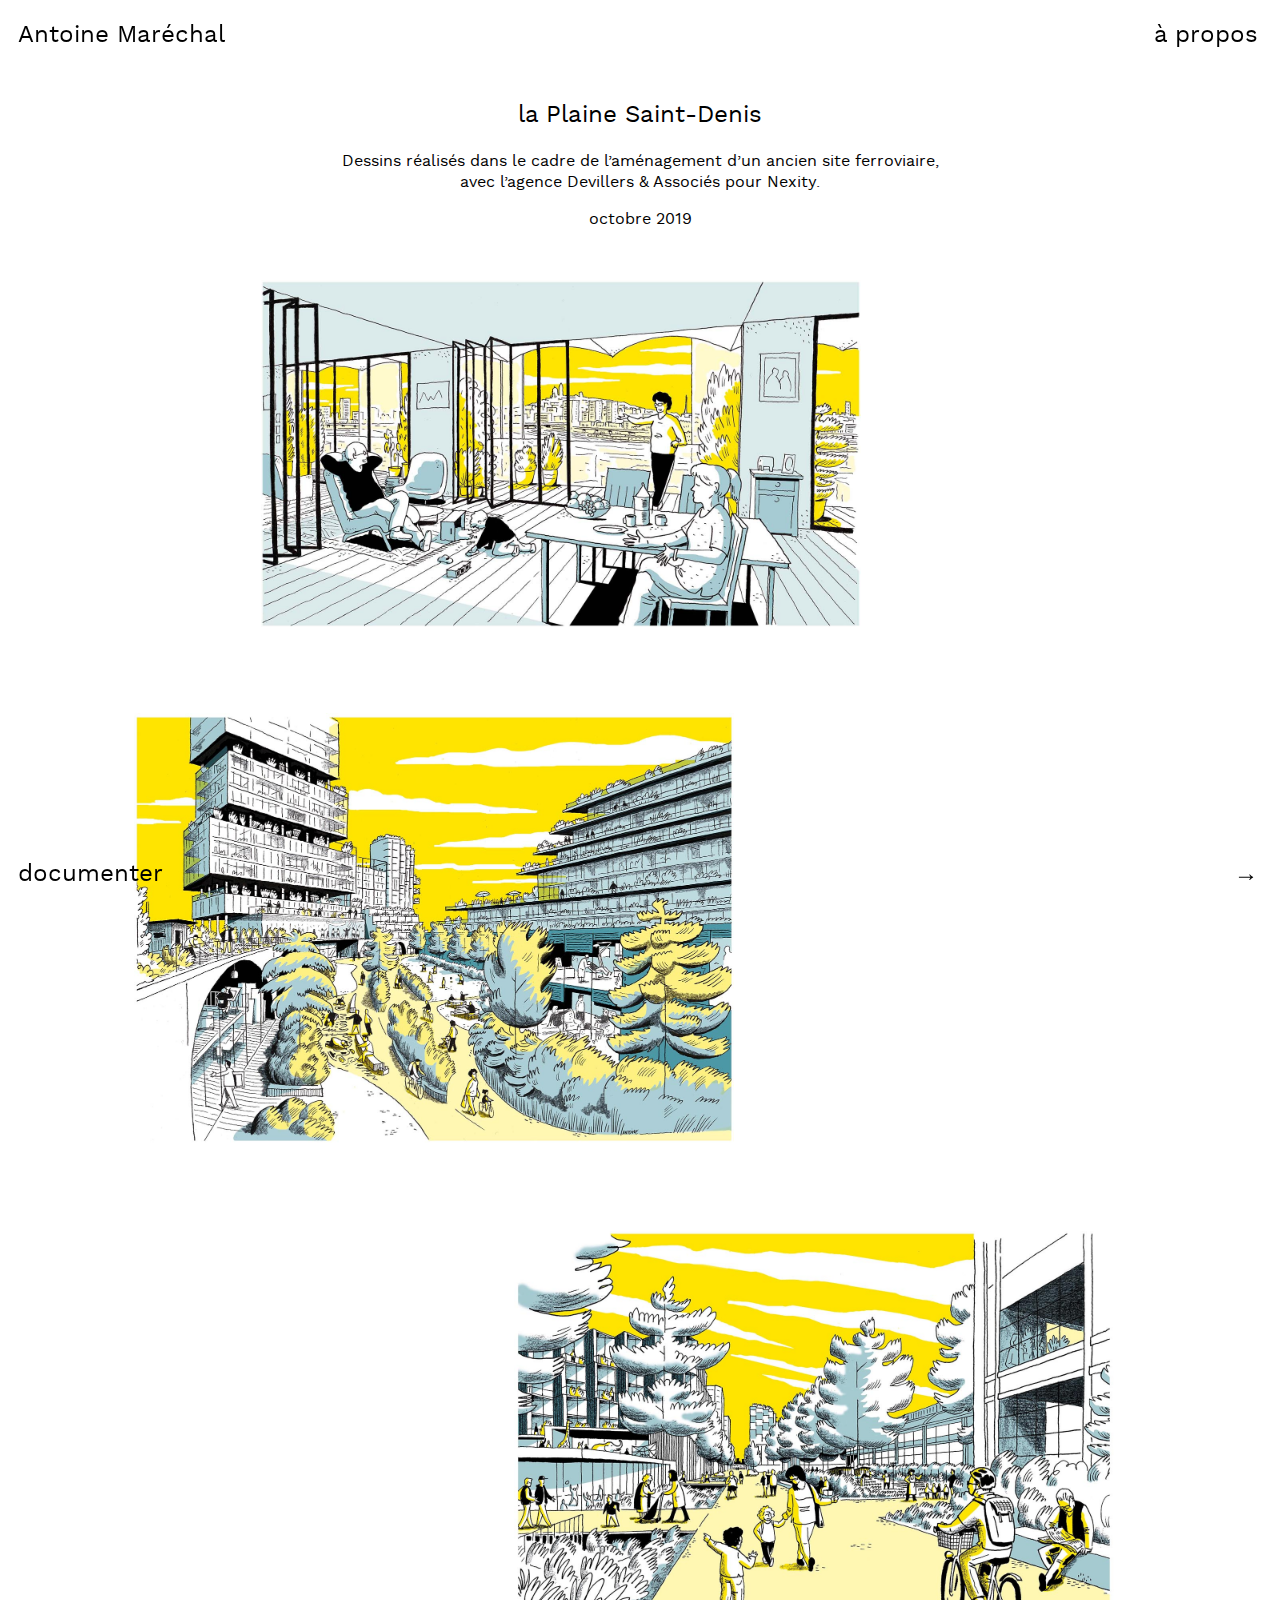
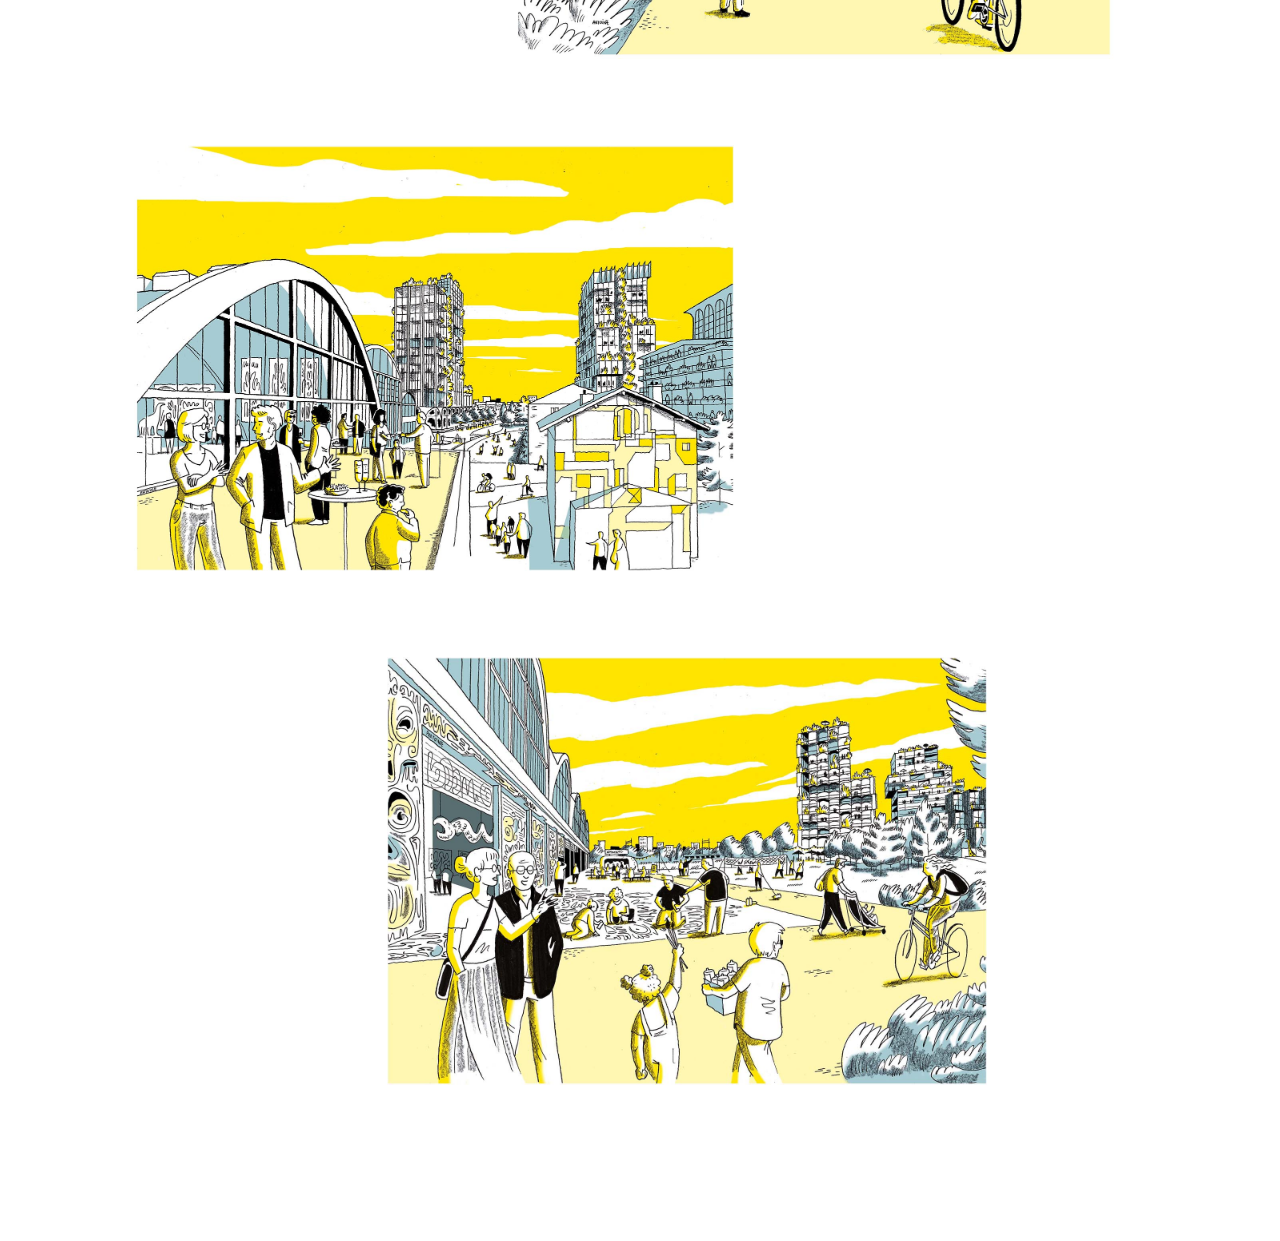
<file: projeter/stdenis.html>
<!doctype html>
<html>

	<head>
    <meta charset="utf-8">

    <link rel="stylesheet" href="../style.css" media="screen" charset="utf-8">

		<meta name="viewport" content="width=device-width, initial-scale=1">

    <link rel="icon" href="./images/favicon.png" >
    <title>Antoine Maréchal — projeter : la Plaine Saint Denis</title>

    <meta name="title" content="Antoine Maréchal — architecte + illustrateur">
    <meta name="description" content="J’explore la dimension narrative de l’architecture à travers le dessin et la bande dessinée : projeter la Plaine Saint Denis." />

    <meta name="twitter:title" content="Antoine Maréchal — architecte + illustrateur">
    <meta name="twitter:description" content="J’explore la dimension narrative de l’architecture à travers le dessin et la bande dessinée : projeter la Plaine Saint Denis.">

    <meta property="og:title" content="Antoine Maréchal — architecte + illustrateur">
    <meta property="og:type" content="article">
    <meta property="og:url" content="http://antoinemarechal.fr">
    <meta property="og:description" content="J’explore la dimension narrative de l’architecture à travers le dessin et la bande dessinée : projeter la Plaine Saint Denis.">
    <meta property="og:site_name" content="Antoine Maréchal — architecte + illustrateur">

    <meta name="Language" content="fr">
    <meta name="Identifier-Url" content="www.antoinemarechal.fr">
    <meta name="rating" content="general">
    <meta name="expires" content="never" >
    <meta name="document-rating" content="Safe for Kids" >
    <meta name="document-distribution" content="Global" >
    <meta name="Robots" content="index, follow, all">
    <meta name="cache-control" content="Public" >
    <meta name="keywords" content="illustration, architecture, illustrateur, dessin, roman, graphique, graphisme, archi, architecte, documents, récits, indepéndant, freelance, agence, croquis, carnet, narration, plaine, Nexity, Devilliers, urbanisme, Saint-Denis paysage, ville, bd, bande, dessinée, Paris">

  </head>



<header>

<nav class="top">
<a class="left" href="../index.html">Antoine Maréchal</a>
<a class="right" href="../about.html">à propos</a>
</nav>

</header>

<body>

<section class="projets">
	<div  class="texte">
		<h2>la Plaine Saint-Denis</h2>
		<p>Dessins réalisés dans le cadre de l’aménagement d’un ancien site ferroviaire,<br>
avec l’agence <a href="https://www.agencedevillers.com/" target="_blank">Devillers & Associés</a> pour Nexity.</p>
    <p>octobre 2019</p>
	</div>


	<div class="projet-images">
		<div class="image-1" ><a href="../projeter/images/03/antoine_marechal_stdenis_1.jpg" target="_blank"><img src="../projeter/images/03/antoine_marechal_stdenis_1.jpg" alt="Dessins d'Antoine Maréchal de la Plaine Saint Denis avec l’agence Devillers & Associés pour Nexity"></a></div>
		<div class="image-2"><a href="../projeter/images/03/antoine_marechal_stdenis_2.jpg" target="_blank"><img src="../projeter/images/03/antoine_marechal_stdenis_2.jpg" alt="Dessins d'Antoine Maréchal de la Plaine Saint Denis avec l’agence Devillers & Associés pour Nexity"></a></div>
		<div class="image-3"><a href="../projeter/images/03/antoine_marechal_stdenis_3.jpg" target="_blank"><img  src="../projeter/images/03/antoine_marechal_stdenis_3.jpg" alt="Dessins d'Antoine Maréchal de la Plaine Saint Denis avec l’agence Devillers & Associés pour Nexity"></a></div>
		<div class="image-4"><a href="../projeter/images/03/antoine_marechal_stdenis_4.jpg" target="_blank"><img  src="../projeter/images/03/antoine_marechal_stdenis_4.jpg" alt="Dessins d'Antoine Maréchal de la Plaine Saint Denis avec l’agence Devillers & Associés pour Nexity"></a></div>
		<div class="image-5"style="margin-bottom:150px;"><a href="../projeter/images/03/antoine_marechal_stdenis_5.jpg" target="_blank"><img  src="../projeter/images/03/antoine_marechal_stdenis_5.jpg" alt="Dessins d'Antoine Maréchal de la Plaine Saint Denis avec l’agence Devillers & Associés pour Nexity"></a></div>

	</div>




</section>



<footer>
  <nav class="bottom">
		<a class="left" href="../documenter.html">documenter</a>
  	<a class="right" href="../projeter.html">→</a>
  </nav>
</footer>








</body>
</html>
</file>
<file: style.css>
@font-face {
    font-family: 'work_sansregular';
    src: url('./font/worksans-regular-webfont.eot');
    src: url('./font/worksans-regular-webfont.eot?#iefix') format('embedded-opentype'),
         url('./font/worksans-regular-webfont.woff2') format('woff2'),
         url('./font/worksans-regular-webfont.woff') format('woff'),
         url('./font/worksans-regular-webfont.ttf') format('truetype'),
         url('./font/worksans-regular-webfont.svg#work_sansregular') format('svg');
    font-weight: normal;
    font-style: normal;

}


html{
  font-family : 'work_sansregular', 'Work Sans', sans-serif;
  color: #000;
}

header, footer{
font-size: 24px;
width: 100%;
position:fixed;
z-index:3;
}

header{
  top:20px;
}

footer{
  bottom:10px;
}

h1,h2{
  font-size: 24px;
  font-weight: 400;
  z-index: 0;
}

.haut{
  position:absolute;
  top:25vh;
  left:50vw;
  transform: translate(-50%, 0%);

}

.bas{
  position:absolute;
  bottom:25vh;
  left:50vw;
  transform: translate(-50%, 0%);
}

nav{
  display:flex;
  flex-wrap: wrap;
  justify-content: space-between;
  align-items: center;
  width: 100%;
}

a{
  text-decoration:none;
  color:#000;
}

a:hover{
  border-bottom: 2px solid #000;

}

.left{
  margin-left:10px;
}

.right{
  margin-right:30px;
}


.selected{
  border-bottom: 2px solid #000;
}

.slideshow {
  position: absolute;
  left:50%;
  top:50%;
  transform: translate(-50%, -50%);
  overflow: hidden;
  width: 600px;
  height: 200px;
  z-index: 2;

}

.holder {
  position: relative;
  top: 0;
  left: 0;
  width: 10000vw;
  height: 200px;
  transition: left 1s;
}

.holder div {
  float: left;
  width: 600px;
  height: 200px;
  background-position: center;
  background-repeat: no-repeat;
  background-size: cover;
}

.slide-1 {
  background-image: url(./images/antoine_marechal_karims_0.png);
}

.slide-2 {
  background-image: url(./images/antoine_marechal_laval_0.png);
}

.slide-3 {
  background-image: url(./images/antoine_marechal_metz_0.png);
}

.slide-4 {
  background-image: url(./images/antoine_marechal_toureurope_0.png);
}

.slide-5 {
  background-image: url(./images/antoine_marechal_zadkine_0.png);
}




/*______________DOCUMENTS.HTML________________*/


.texte{
max-width: 700px;
text-align: center;
margin-top:100px;
margin-left:auto;
margin-right:auto;
}

.references a{
line-height: 1.7;
}

.sommaire{
  position:absolute;
  top:250px;
  left:50%;
  transform: translate(-50%, 0%);
}

.sommaire div{
  margin-bottom:50px;
}

.zoom{
  overflow:hidden;/*On empeche l'image de dépasser du bloc*/
}

.zoom img{
  transition:0.5s ease;
  }

.zoom img:hover{
  transform : scale(1.3);
  }

.sommaire img{
  max-width:600px;
}

/*______________PROJETS.HTML________________*/



.projet-images div{
  margin-bottom: 80px;
}

.projet-images img{
  max-width:600px;
}


.image-1{
margin-top:50px;
margin-left:20%;


}

.image-2{
  margin-left:10%;
}

.image-3{
  margin-left:40%;
}

.image-4{
  margin-left:10%;
}

.image-5{
  margin-left:30%;
}

.image-6{
  margin-left:15%;
}

.projet-images a{
  text-decoration: none;
  cursor:default;
}

.projet-images a:hover{
  border-bottom: 0px;

}


.fleches{
  display: flex;
  flex-wrap: wrap;
  justify-content:center;
  align-items: center;
  position:absolute;
  top:300%;
  left:50%;
  transform: translate(-50%, 0%);

}

/*______________MEDIA QUERIES________________*/



@media (max-width: 850px){



  .sommaire img{
    max-width:400px;
}


.texte{
max-width: 500px;
}

  .projet-images img{
    max-width:400px;
}

.projet-images div{
  margin-bottom: 40px;
}




}



@media (max-width: 750px){



  .sommaire div{
    margin-bottom:40px;
  }


  .sommaire img{
    max-width:400px;
}


.texte{
max-width: 500px;
}

  .projet-images img{
    max-width:400px;
}

.projet-images div{
  margin-bottom: 40px;
}



.image-2{
  margin-left:10%;
}

.image-3{
  margin-left:20%;
}

.image-4{
  margin-left:10%;
}

.image-5{
  margin-left:20%;
}

.image-6{
  margin-left:5%;
}


}



@media (max-width: 700px){

  header, footer, h1, h2{
  font-size: 20px;

}
.slideshow{
  width: 330px;
  height: 111px;
  margin-left:10px;
  margin-right:10px;
    }



    .sommaire div{
      margin-bottom:30px;
    }

  .sommaire img{
    max-width:250px;
}



.texte{
max-width: 400px;
}

  .projet-images img{
    max-width:250px;
}

.projet-images div{
  margin-bottom: 20px;
}

}
</file>
